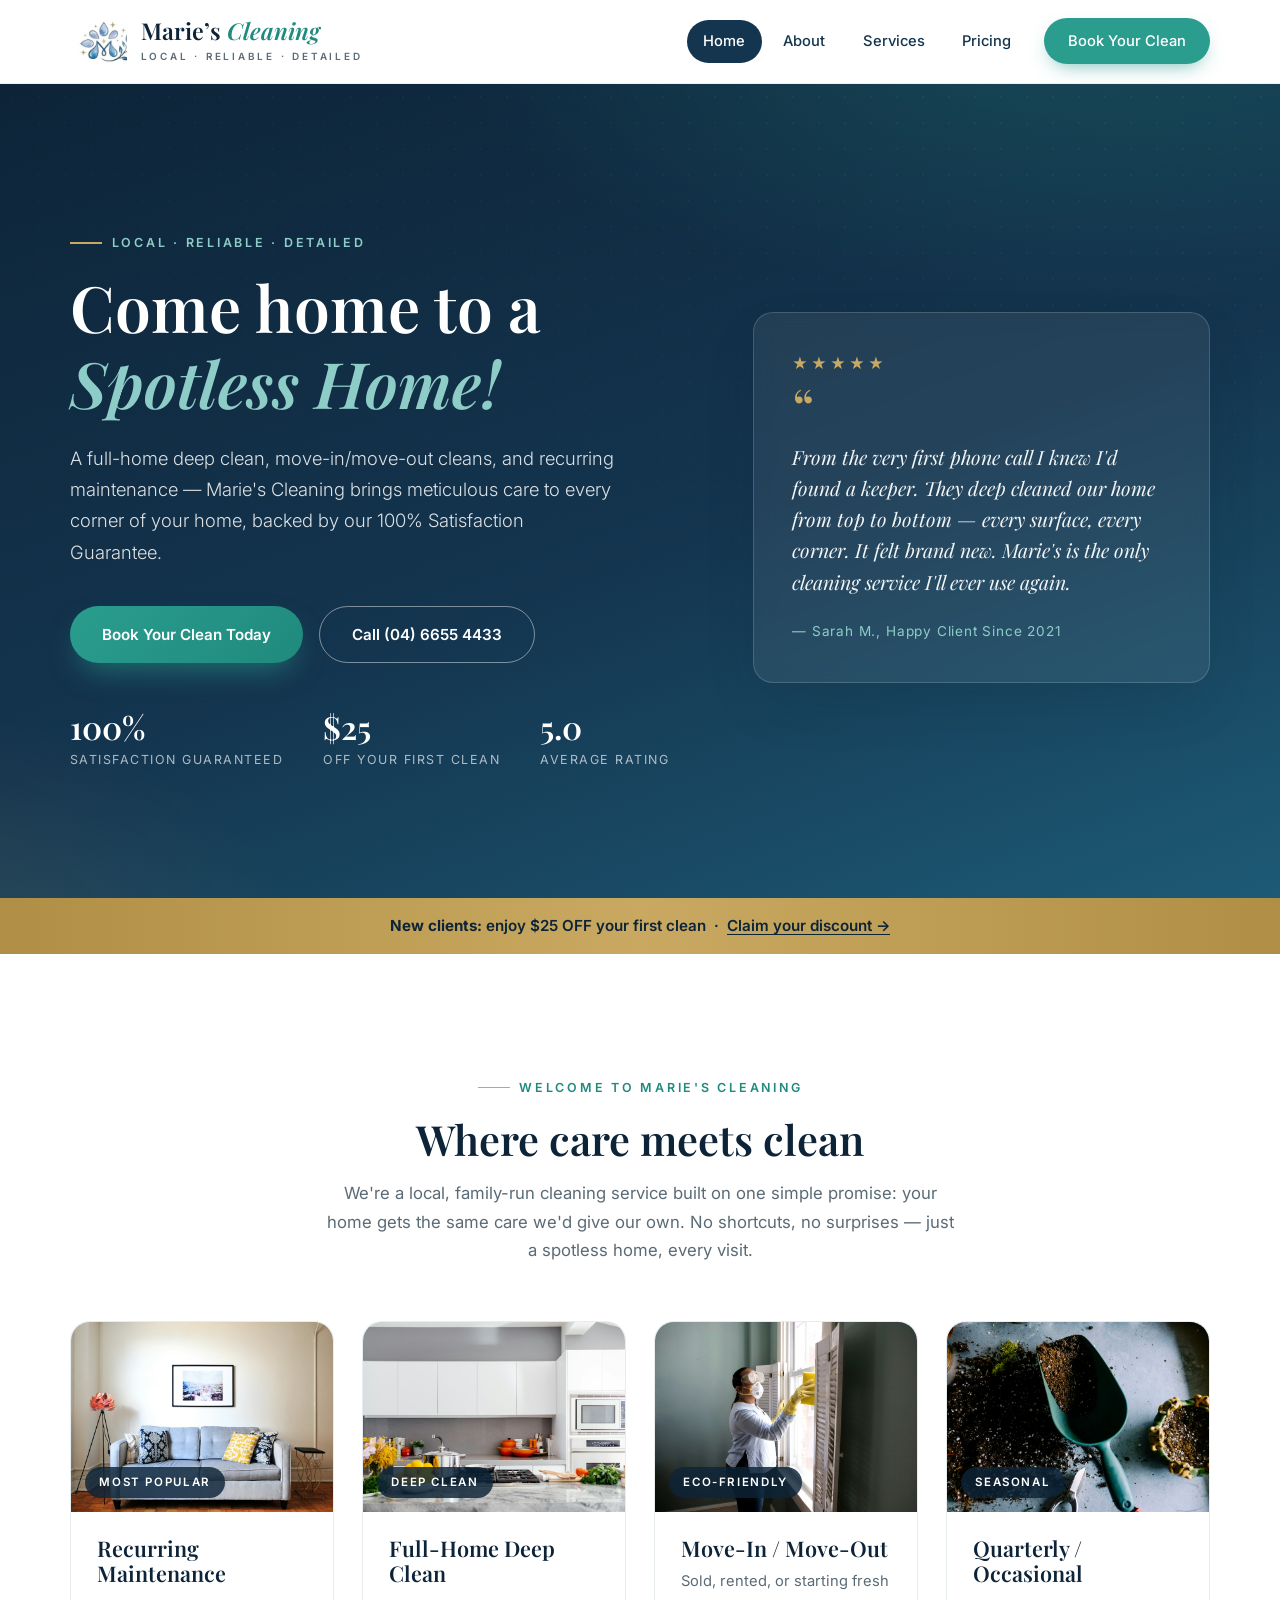
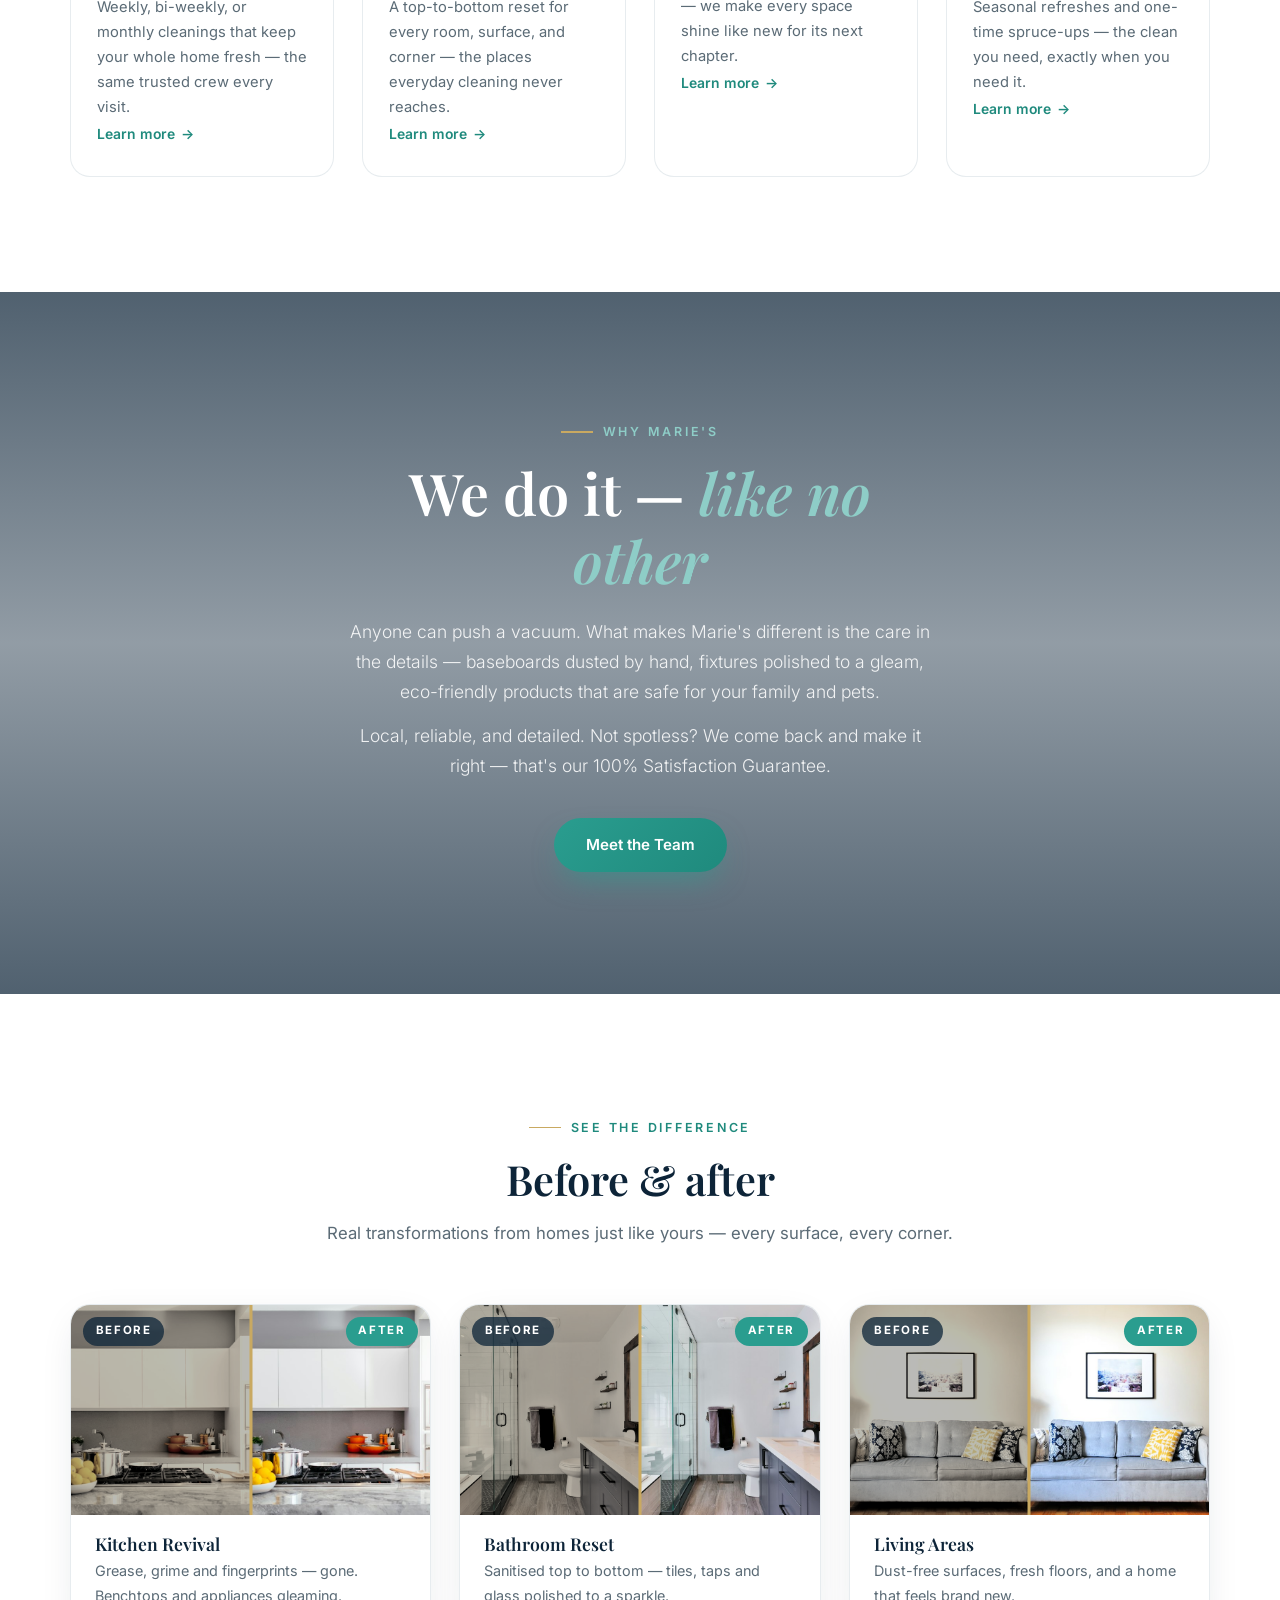
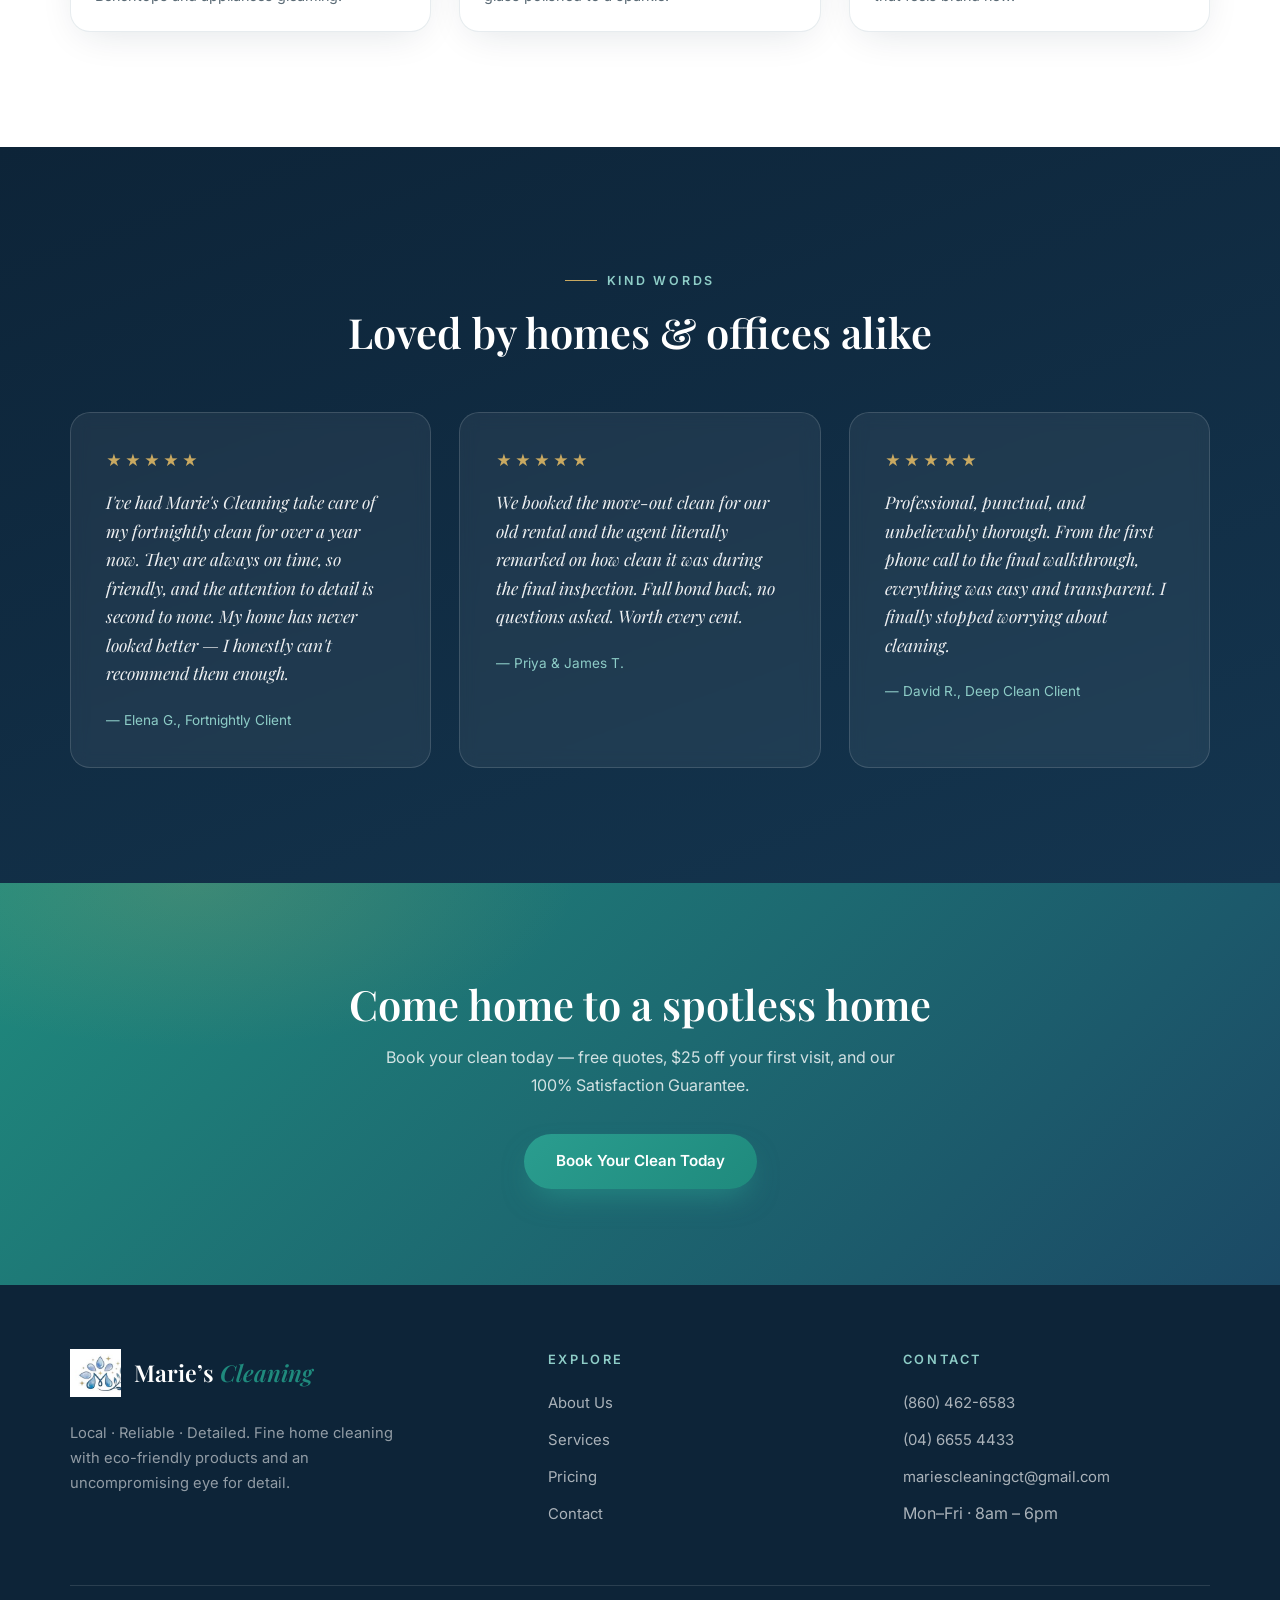
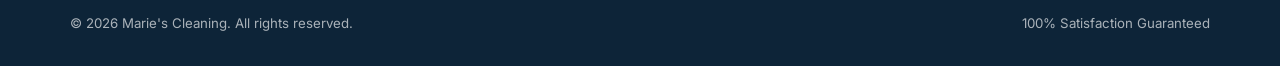
<file: index.html>
<!DOCTYPE html>
<html lang="en">
<head>
<meta charset="UTF-8">
<meta name="viewport" content="width=device-width, initial-scale=1.0">
<meta name="description" content="Marie's Cleaning — Local · Reliable · Detailed. Full-home deep cleans, move-in/move-out cleans and recurring maintenance. 100% Satisfaction Guaranteed.">
<title>Marie's Cleaning — Come Home to a Spotless Home</title>
<link rel="icon" href="assets/logo-emblem.png">
<link rel="stylesheet" href="css/style.css">
</head>
<body>

<header class="site-header">
  <div class="container header-inner">
    <a class="brand" href="index.html">
      <img src="assets/logo-emblem.png" alt="Marie's Cleaning logo emblem">
      <span>
        <span class="brand-name">Marie’s <em>Cleaning</em></span>
        <span class="brand-tag">Local · Reliable · Detailed</span>
      </span>
    </a>
    <button class="nav-toggle" aria-label="Toggle menu" aria-expanded="false">
      <svg width="26" height="26" viewBox="0 0 24 24" fill="none" stroke="currentColor" stroke-width="2" stroke-linecap="round" aria-hidden="true"><path d="M4 7h16M4 12h16M4 17h16"/></svg>
    </button>
    <nav class="main-nav" aria-label="Main navigation">
      <ul>
        <li><a href="index.html" class="active">Home</a></li>
        <li><a href="about.html">About</a></li>
        <li><a href="services.html">Services</a></li>
        <li><a href="pricing.html">Pricing</a></li>
        <li><a href="contact.html" class="nav-cta">Book Your Clean</a></li>
      </ul>
    </nav>
  </div>
</header>

<section class="hero">
  <div class="container hero-grid">
    <div>
      <span class="eyebrow">Local · Reliable · Detailed</span>
      <h1>Come home to a <em>Spotless Home!</em></h1>
      <p class="lead">A full-home deep clean, move-in/move-out cleans, and recurring maintenance — Marie's Cleaning brings meticulous care to every corner of your home, backed by our 100% Satisfaction Guarantee.</p>
      <div class="hero-actions">
        <a class="btn btn-primary" href="contact.html">Book Your Clean Today</a>
        <a class="btn btn-ghost" href="tel:+610466554433">Call (04) 6655 4433</a>
      </div>
      <div class="hero-trust" role="list">
        <div role="listitem"><div class="num">100%</div><div class="lbl">Satisfaction Guaranteed</div></div>
        <div role="listitem"><div class="num">$25</div><div class="lbl">Off Your First Clean</div></div>
        <div role="listitem"><div class="num">5.0</div><div class="lbl">Average Rating</div></div>
      </div>
    </div>
    <aside class="hero-card" aria-label="Customer testimonial">
      <div class="stars" aria-label="Rated 5 out of 5 stars">★★★★★</div>
      <span class="quote-mark" aria-hidden="true">“</span>
      <blockquote>From the very first phone call I knew I'd found a keeper. They deep cleaned our home from top to bottom — every surface, every corner. It felt brand new. Marie's is the only cleaning service I'll ever use again.</blockquote>
      <cite>— Sarah M., Happy Client Since 2021</cite>
    </aside>
  </div>
</section>

<section class="offer-strip" role="banner">
  <strong>New clients:</strong> enjoy $25 OFF your first clean &nbsp;·&nbsp; <a href="contact.html">Claim your discount →</a>
</section>

<section class="section">
  <div class="container">
    <div class="section-head reveal">
      <span class="eyebrow">Welcome to Marie's Cleaning</span>
      <h2>Where care meets clean</h2>
      <p>We're a local, family-run cleaning service built on one simple promise: your home gets the same care we'd give our own. No shortcuts, no surprises — just a spotless home, every visit.</p>
    </div>
    <div class="img-cards">
      <a class="img-card reveal" href="services.html">
        <figure>
          <img src="assets/img/living.jpg" alt="Freshly cleaned living area" loading="lazy">
          <span class="badge">Most Popular</span>
        </figure>
        <div class="body">
          <h3>Recurring Maintenance</h3>
          <p>Weekly, bi-weekly, or monthly cleanings that keep your whole home fresh — the same trusted crew every visit.</p>
          <span class="more">Learn more <span aria-hidden="true">→</span></span>
        </div>
      </a>
      <a class="img-card reveal" href="services.html">
        <figure>
          <img src="assets/img/kitchen.jpg" alt="Spotless modern kitchen" loading="lazy">
          <span class="badge">Deep Clean</span>
        </figure>
        <div class="body">
          <h3>Full-Home Deep Clean</h3>
          <p>A top-to-bottom reset for every room, surface, and corner — the places everyday cleaning never reaches.</p>
          <span class="more">Learn more <span aria-hidden="true">→</span></span>
        </div>
      </a>
      <a class="img-card reveal" href="services.html">
        <figure>
          <img src="assets/img/supplies.jpg" alt="Eco-friendly cleaning supplies" loading="lazy">
          <span class="badge">Eco-Friendly</span>
        </figure>
        <div class="body">
          <h3>Move-In / Move-Out</h3>
          <p>Sold, rented, or starting fresh — we make every space shine like new for its next chapter.</p>
          <span class="more">Learn more <span aria-hidden="true">→</span></span>
        </div>
      </a>
      <a class="img-card reveal" href="services.html">
        <figure>
          <img src="assets/img/garden.jpg" alt="Lush green garden" loading="lazy">
          <span class="badge">Seasonal</span>
        </figure>
        <div class="body">
          <h3>Quarterly / Occasional</h3>
          <p>Seasonal refreshes and one-time spruce-ups — the clean you need, exactly when you need it.</p>
          <span class="more">Learn more <span aria-hidden="true">→</span></span>
        </div>
      </a>
    </div>
  </div>
</section>

<section class="bg-band">
  <div class="bg" style="background-image:url('assets/img/hero-home.jpg');" role="img" aria-label="Bright, freshly cleaned modern home interior"></div>
  <div class="overlay" aria-hidden="true"></div>
  <div class="inner reveal">
    <span class="eyebrow" style="color:var(--teal-300); justify-content:center;">Why Marie's</span>
    <h2>We do it — <em>like no other</em></h2>
    <p>Anyone can push a vacuum. What makes Marie's different is the care in the details — baseboards dusted by hand, fixtures polished to a gleam, eco-friendly products that are safe for your family and pets.</p>
    <p>Local, reliable, and detailed. Not spotless? We come back and make it right — that's our 100% Satisfaction Guarantee.</p>
    <a class="btn btn-primary" href="about.html">Meet the Team</a>
  </div>
</section>

<section class="section">
  <div class="container">
    <div class="section-head reveal">
      <span class="eyebrow">See The Difference</span>
      <h2>Before &amp; after</h2>
      <p>Real transformations from homes just like yours — every surface, every corner.</p>
    </div>
    <div class="ba-grid">
      <article class="ba-card reveal">
        <div class="ba-pair">
          <span class="ba-tag before-tag">Before</span><span class="ba-tag after-tag">After</span>
          <img class="before" src="assets/img/kitchen.jpg" alt="Kitchen before cleaning" loading="lazy">
          <img src="assets/img/kitchen.jpg" alt="Kitchen after Marie's Cleaning" loading="lazy">
          <div class="divider" aria-hidden="true"></div>
        </div>
        <div class="ba-caption"><h3>Kitchen Revival</h3><p>Grease, grime and fingerprints — gone. Benchtops and appliances gleaming.</p></div>
      </article>
      <article class="ba-card reveal">
        <div class="ba-pair">
          <span class="ba-tag before-tag">Before</span><span class="ba-tag after-tag">After</span>
          <img class="before" src="assets/img/bathroom.jpg" alt="Bathroom before cleaning" loading="lazy">
          <img src="assets/img/bathroom.jpg" alt="Bathroom after Marie's Cleaning" loading="lazy">
          <div class="divider" aria-hidden="true"></div>
        </div>
        <div class="ba-caption"><h3>Bathroom Reset</h3><p>Sanitised top to bottom — tiles, taps and glass polished to a sparkle.</p></div>
      </article>
      <article class="ba-card reveal">
        <div class="ba-pair">
          <span class="ba-tag before-tag">Before</span><span class="ba-tag after-tag">After</span>
          <img class="before" src="assets/img/living.jpg" alt="Living room before cleaning" loading="lazy">
          <img src="assets/img/living.jpg" alt="Living room after Marie's Cleaning" loading="lazy">
          <div class="divider" aria-hidden="true"></div>
        </div>
        <div class="ba-caption"><h3>Living Areas</h3><p>Dust-free surfaces, fresh floors, and a home that feels brand new.</p></div>
      </article>
    </div>
  </div>
</section>

<section class="section section-dark">
  <div class="container">
    <div class="section-head reveal">
      <span class="eyebrow" style="color:var(--teal-300)">Kind Words</span>
      <h2>Loved by homes &amp; offices alike</h2>
    </div>
    <div class="testimonials">
      <article class="testimonial reveal">
        <div class="stars" aria-label="5 stars">★★★★★</div>
        <blockquote>I've had Marie's Cleaning take care of my fortnightly clean for over a year now. They are always on time, so friendly, and the attention to detail is second to none. My home has never looked better — I honestly can't recommend them enough.</blockquote>
        <cite>— Elena G., Fortnightly Client</cite>
      </article>
      <article class="testimonial reveal">
        <div class="stars" aria-label="5 stars">★★★★★</div>
        <blockquote>We booked the move-out clean for our old rental and the agent literally remarked on how clean it was during the final inspection. Full bond back, no questions asked. Worth every cent.</blockquote>
        <cite>— Priya &amp; James T.</cite>
      </article>
      <article class="testimonial reveal">
        <div class="stars" aria-label="5 stars">★★★★★</div>
        <blockquote>Professional, punctual, and unbelievably thorough. From the first phone call to the final walkthrough, everything was easy and transparent. I finally stopped worrying about cleaning.</blockquote>
        <cite>— David R., Deep Clean Client</cite>
      </article>
    </div>
  </div>
</section>

<section class="cta-band">
  <div class="container reveal">
    <h2>Come home to a spotless home</h2>
    <p>Book your clean today — free quotes, $25 off your first visit, and our 100% Satisfaction Guarantee.</p>
    <a class="btn btn-primary" href="contact.html">Book Your Clean Today</a>
  </div>
</section>

<footer class="site-footer">
  <div class="container">
    <div class="footer-grid">
      <div>
        <a class="brand" href="index.html">
          <img src="assets/logo-emblem.png" alt="Marie's Cleaning logo emblem">
          <span class="brand-name" style="color:var(--white)">Marie’s <em>Cleaning</em></span>
        </a>
        <p>Local · Reliable · Detailed. Fine home cleaning with eco-friendly products and an uncompromising eye for detail.</p>
      </div>
      <div>
        <h4>Explore</h4>
        <ul>
          <li><a href="about.html">About Us</a></li>
          <li><a href="services.html">Services</a></li>
          <li><a href="pricing.html">Pricing</a></li>
          <li><a href="contact.html">Contact</a></li>
        </ul>
      </div>
      <div>
        <h4>Contact</h4>
        <ul>
          <li><a href="tel:+18604626583">(860) 462-6583</a></li>
          <li><a href="tel:+610466554433">(04) 6655 4433</a></li>
          <li><a href="mailto:mariescleaningct@gmail.com">mariescleaningct@gmail.com</a></li>
          <li>Mon–Fri · 8am – 6pm</li>
        </ul>
      </div>
    </div>
    <div class="footer-bottom">
      <span>&copy; 2026 Marie's Cleaning. All rights reserved.</span>
      <span>100% Satisfaction Guaranteed</span>
    </div>
  </div>
</footer>

<script src="js/main.js"></script>
</body>
</html>
</file>
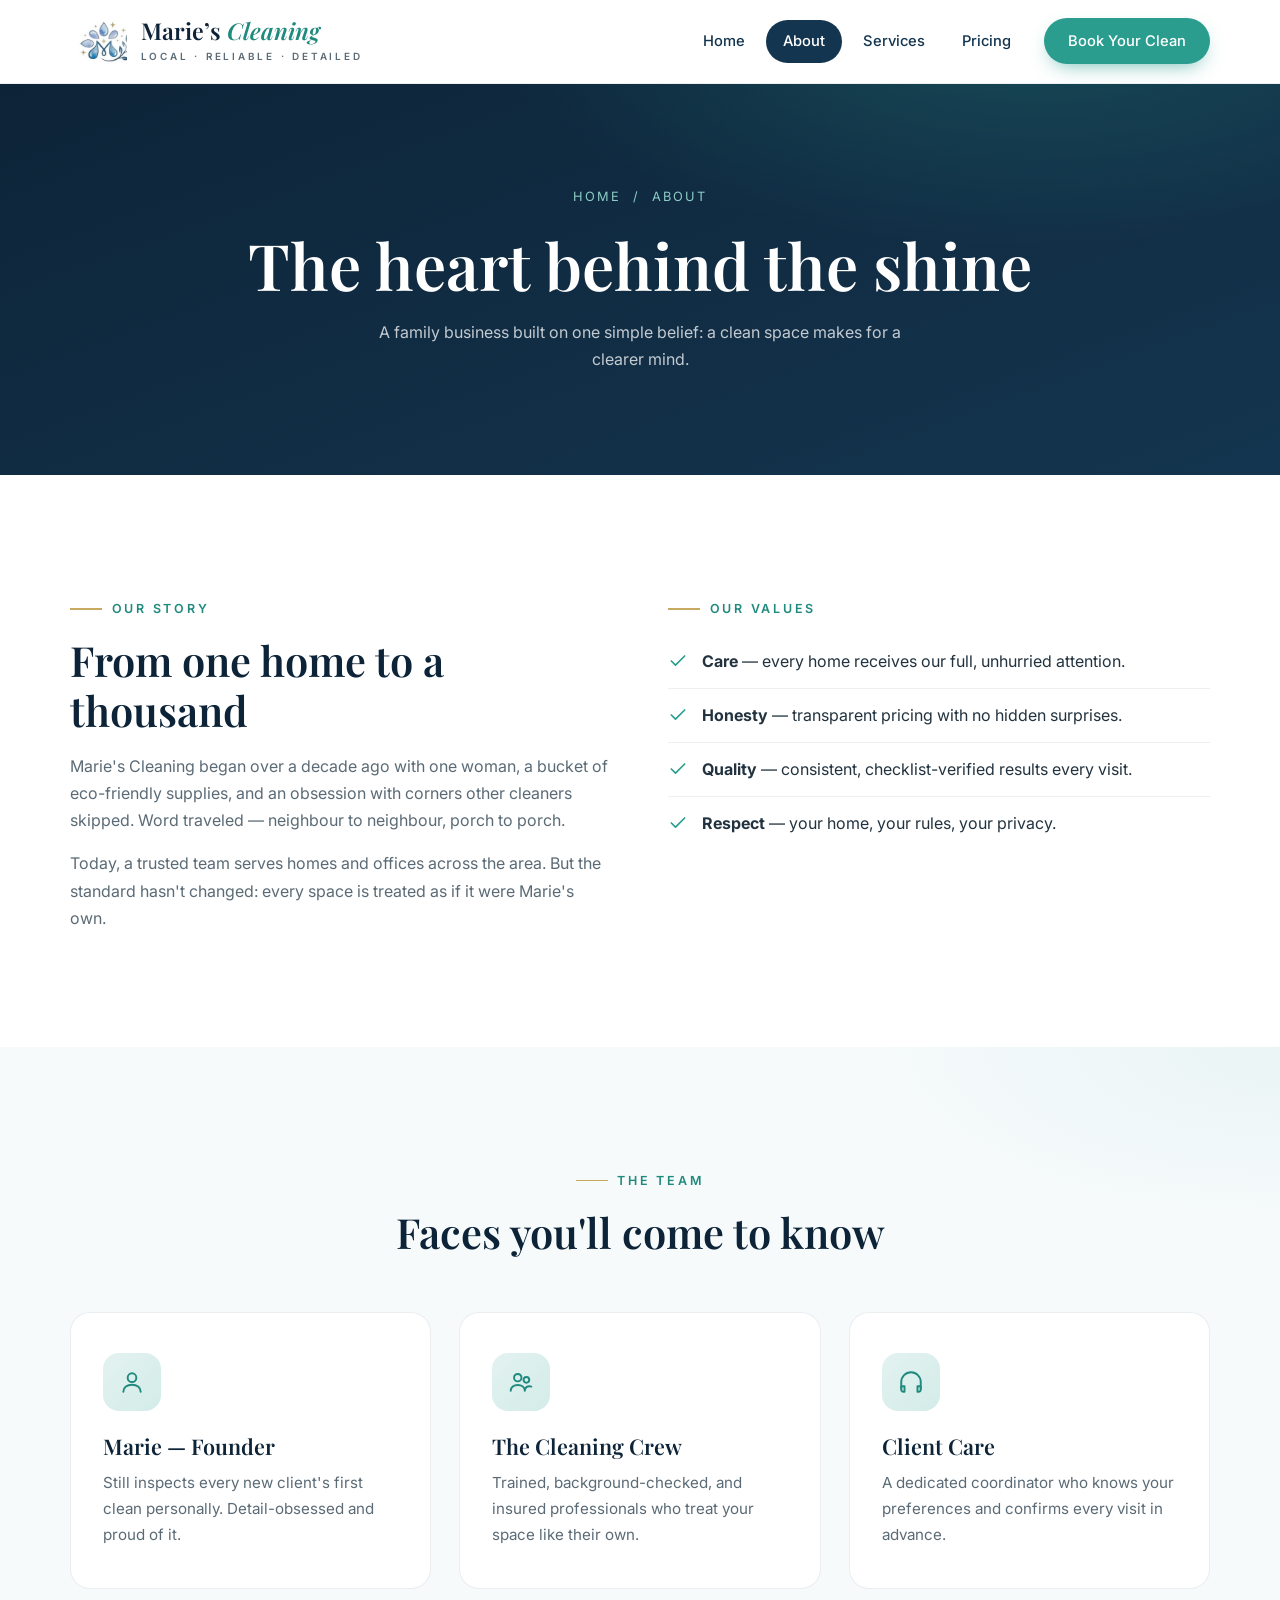
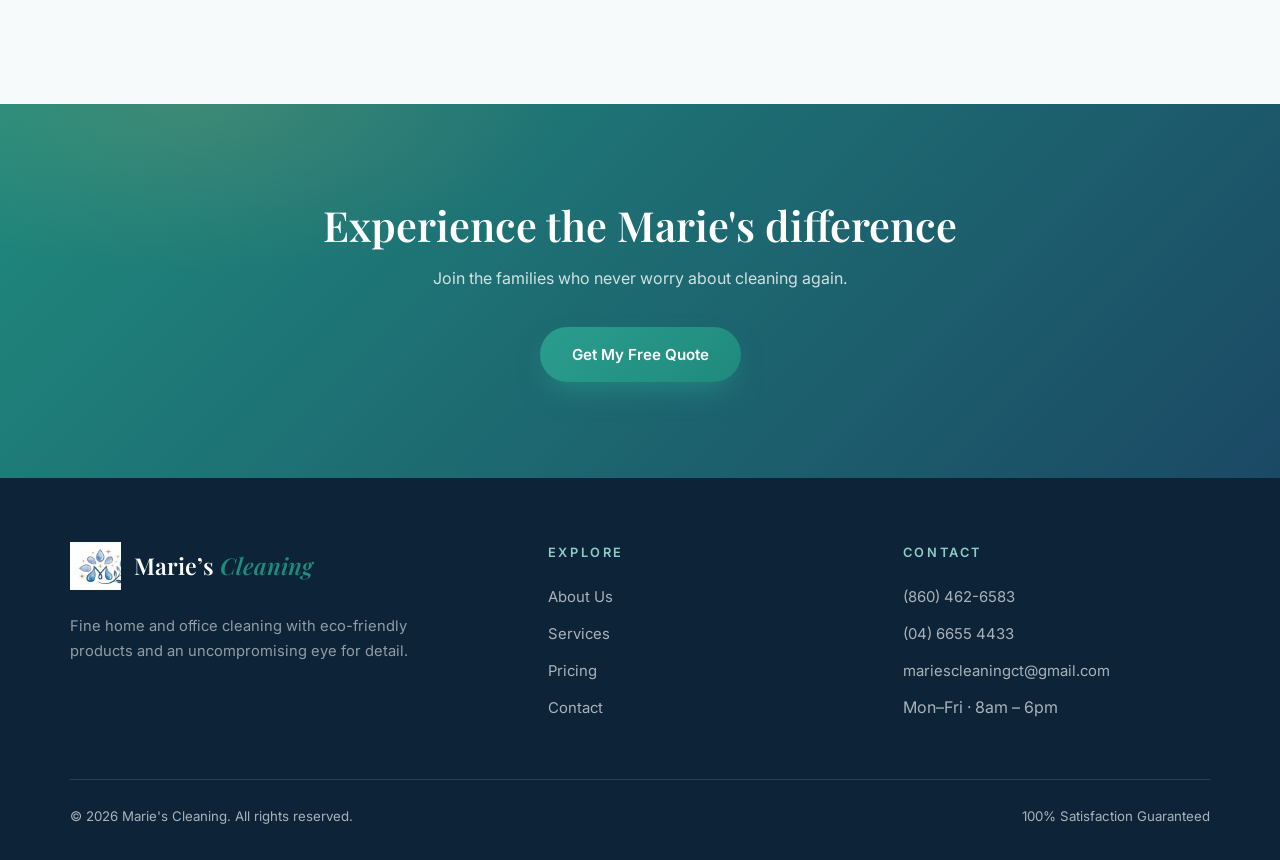
<file: about.html>
<!DOCTYPE html>
<html lang="en">
<head>
<meta charset="UTF-8">
<meta name="viewport" content="width=device-width, initial-scale=1.0">
<meta name="description" content="The story, values, and team behind Marie's Cleaning.">
<title>About — Marie's Cleaning</title>
<link rel="icon" href="assets/logo-emblem.png">
<link rel="stylesheet" href="css/style.css">
</head>
<body>

<header class="site-header">
  <div class="container header-inner">
    <a class="brand" href="index.html">
      <img src="assets/logo-emblem.png" alt="Marie's Cleaning logo emblem">
      <span>
        <span class="brand-name">Marie’s <em>Cleaning</em></span>
        <span class="brand-tag">Local · Reliable · Detailed</span>
      </span>
    </a>
    <button class="nav-toggle" aria-label="Toggle menu" aria-expanded="false">
      <svg width="26" height="26" viewBox="0 0 24 24" fill="none" stroke="currentColor" stroke-width="2" stroke-linecap="round" aria-hidden="true"><path d="M4 7h16M4 12h16M4 17h16"/></svg>
    </button>
    <nav class="main-nav" aria-label="Main navigation">
      <ul>
        <li><a href="index.html">Home</a></li>
        <li><a href="about.html" class="active">About</a></li>
        <li><a href="services.html">Services</a></li>
        <li><a href="pricing.html">Pricing</a></li>
        <li><a href="contact.html" class="nav-cta">Book Your Clean</a></li>
      </ul>
    </nav>
  </div>
</header>

<section class="page-banner">
  <div class="container">
    <div class="breadcrumb"><a href="index.html">Home</a> &nbsp;/&nbsp; About</div>
    <h1>The heart behind the shine</h1>
    <p>A family business built on one simple belief: a clean space makes for a clearer mind.</p>
  </div>
</section>

<section class="section">
  <div class="container two-col">
    <div class="reveal">
      <span class="eyebrow">Our Story</span>
      <h2 style="margin-bottom:1.2rem">From one home to a thousand</h2>
      <p>Marie's Cleaning began over a decade ago with one woman, a bucket of eco-friendly supplies, and an obsession with corners other cleaners skipped. Word traveled — neighbour to neighbour, porch to porch.</p>
      <p style="margin-top:1rem">Today, a trusted team serves homes and offices across the area. But the standard hasn't changed: every space is treated as if it were Marie's own.</p>
    </div>
    <div class="reveal">
      <span class="eyebrow">Our Values</span>
      <ul class="feature-list">
        <li><svg viewBox="0 0 24 24" fill="none" stroke="currentColor" stroke-width="2" stroke-linecap="round" stroke-linejoin="round" aria-hidden="true"><path d="M20 6 9 17l-5-5"/></svg><span><strong>Care</strong> — every home receives our full, unhurried attention.</span></li>
        <li><svg viewBox="0 0 24 24" fill="none" stroke="currentColor" stroke-width="2" stroke-linecap="round" stroke-linejoin="round" aria-hidden="true"><path d="M20 6 9 17l-5-5"/></svg><span><strong>Honesty</strong> — transparent pricing with no hidden surprises.</span></li>
        <li><svg viewBox="0 0 24 24" fill="none" stroke="currentColor" stroke-width="2" stroke-linecap="round" stroke-linejoin="round" aria-hidden="true"><path d="M20 6 9 17l-5-5"/></svg><span><strong>Quality</strong> — consistent, checklist-verified results every visit.</span></li>
        <li><svg viewBox="0 0 24 24" fill="none" stroke="currentColor" stroke-width="2" stroke-linecap="round" stroke-linejoin="round" aria-hidden="true"><path d="M20 6 9 17l-5-5"/></svg><span><strong>Respect</strong> — your home, your rules, your privacy.</span></li>
      </ul>
    </div>
  </div>
</section>

<section class="section section-alt">
  <div class="container">
    <div class="section-head reveal">
      <span class="eyebrow">The Team</span>
      <h2>Faces you'll come to know</h2>
    </div>
    <div class="cards">
      <article class="card reveal">
        <div class="icon-wrap" aria-hidden="true">
          <svg viewBox="0 0 24 24" fill="none" stroke="currentColor" stroke-width="1.8" stroke-linecap="round" stroke-linejoin="round"><circle cx="12" cy="8" r="4"/><path d="M4 21c0-4 3.6-6.5 8-6.5s8 2.5 8 6.5"/></svg>
        </div>
        <h3>Marie — Founder</h3>
        <p>Still inspects every new client's first clean personally. Detail-obsessed and proud of it.</p>
      </article>
      <article class="card reveal">
        <div class="icon-wrap" aria-hidden="true">
          <svg viewBox="0 0 24 24" fill="none" stroke="currentColor" stroke-width="1.8" stroke-linecap="round" stroke-linejoin="round"><circle cx="9" cy="8" r="3.4"/><circle cx="17" cy="10" r="2.6"/><path d="M2.5 20c0-3.3 2.9-5.3 6.5-5.3s6.5 2 6.5 5.3M15.5 20c.3-2.5 2-4 4.5-4 1 0 1.5.2 1.5.2"/></svg>
        </div>
        <h3>The Cleaning Crew</h3>
        <p>Trained, background-checked, and insured professionals who treat your space like their own.</p>
      </article>
      <article class="card reveal">
        <div class="icon-wrap" aria-hidden="true">
          <svg viewBox="0 0 24 24" fill="none" stroke="currentColor" stroke-width="1.8" stroke-linecap="round" stroke-linejoin="round"><path d="M3 18v-6a9 9 0 0 1 18 0v6"/><path d="M21 19a2 2 0 0 1-2 2h-1v-5h2.4a.6.6 0 0 1 .6.6zM3 19a2 2 0 0 0 2 2h1v-5H3.6a.6.6 0 0 0-.6.6z"/></svg>
        </div>
        <h3>Client Care</h3>
        <p>A dedicated coordinator who knows your preferences and confirms every visit in advance.</p>
      </article>
    </div>
  </div>
</section>

<section class="cta-band">
  <div class="container reveal">
    <h2>Experience the Marie's difference</h2>
    <p>Join the families who never worry about cleaning again.</p>
    <a class="btn btn-primary" href="contact.html">Get My Free Quote</a>
  </div>
</section>

<footer class="site-footer">
  <div class="container">
    <div class="footer-grid">
      <div>
        <a class="brand" href="index.html">
          <img src="assets/logo-emblem.png" alt="Marie's Cleaning logo emblem">
          <span class="brand-name" style="color:var(--white)">Marie’s <em>Cleaning</em></span>
        </a>
        <p>Fine home and office cleaning with eco-friendly products and an uncompromising eye for detail.</p>
      </div>
      <div>
        <h4>Explore</h4>
        <ul>
          <li><a href="about.html">About Us</a></li>
          <li><a href="services.html">Services</a></li>
          <li><a href="pricing.html">Pricing</a></li>
          <li><a href="contact.html">Contact</a></li>
        </ul>
      </div>
      <div>
        <h4>Contact</h4>
        <ul>
          <li><a href="tel:+18604626583">(860) 462-6583</a></li>
          <li><a href="tel:+610466554433">(04) 6655 4433</a></li>
          <li><a href="mailto:mariescleaningct@gmail.com">mariescleaningct@gmail.com</a></li>
          <li>Mon–Fri · 8am – 6pm</li>
        </ul>
      </div>
    </div>
    <div class="footer-bottom">
      <span>&copy; 2026 Marie's Cleaning. All rights reserved.</span>
      <span>100% Satisfaction Guaranteed</span>
    </div>
  </div>
</footer>

<script src="js/main.js"></script>
</body>
</html>
</file>
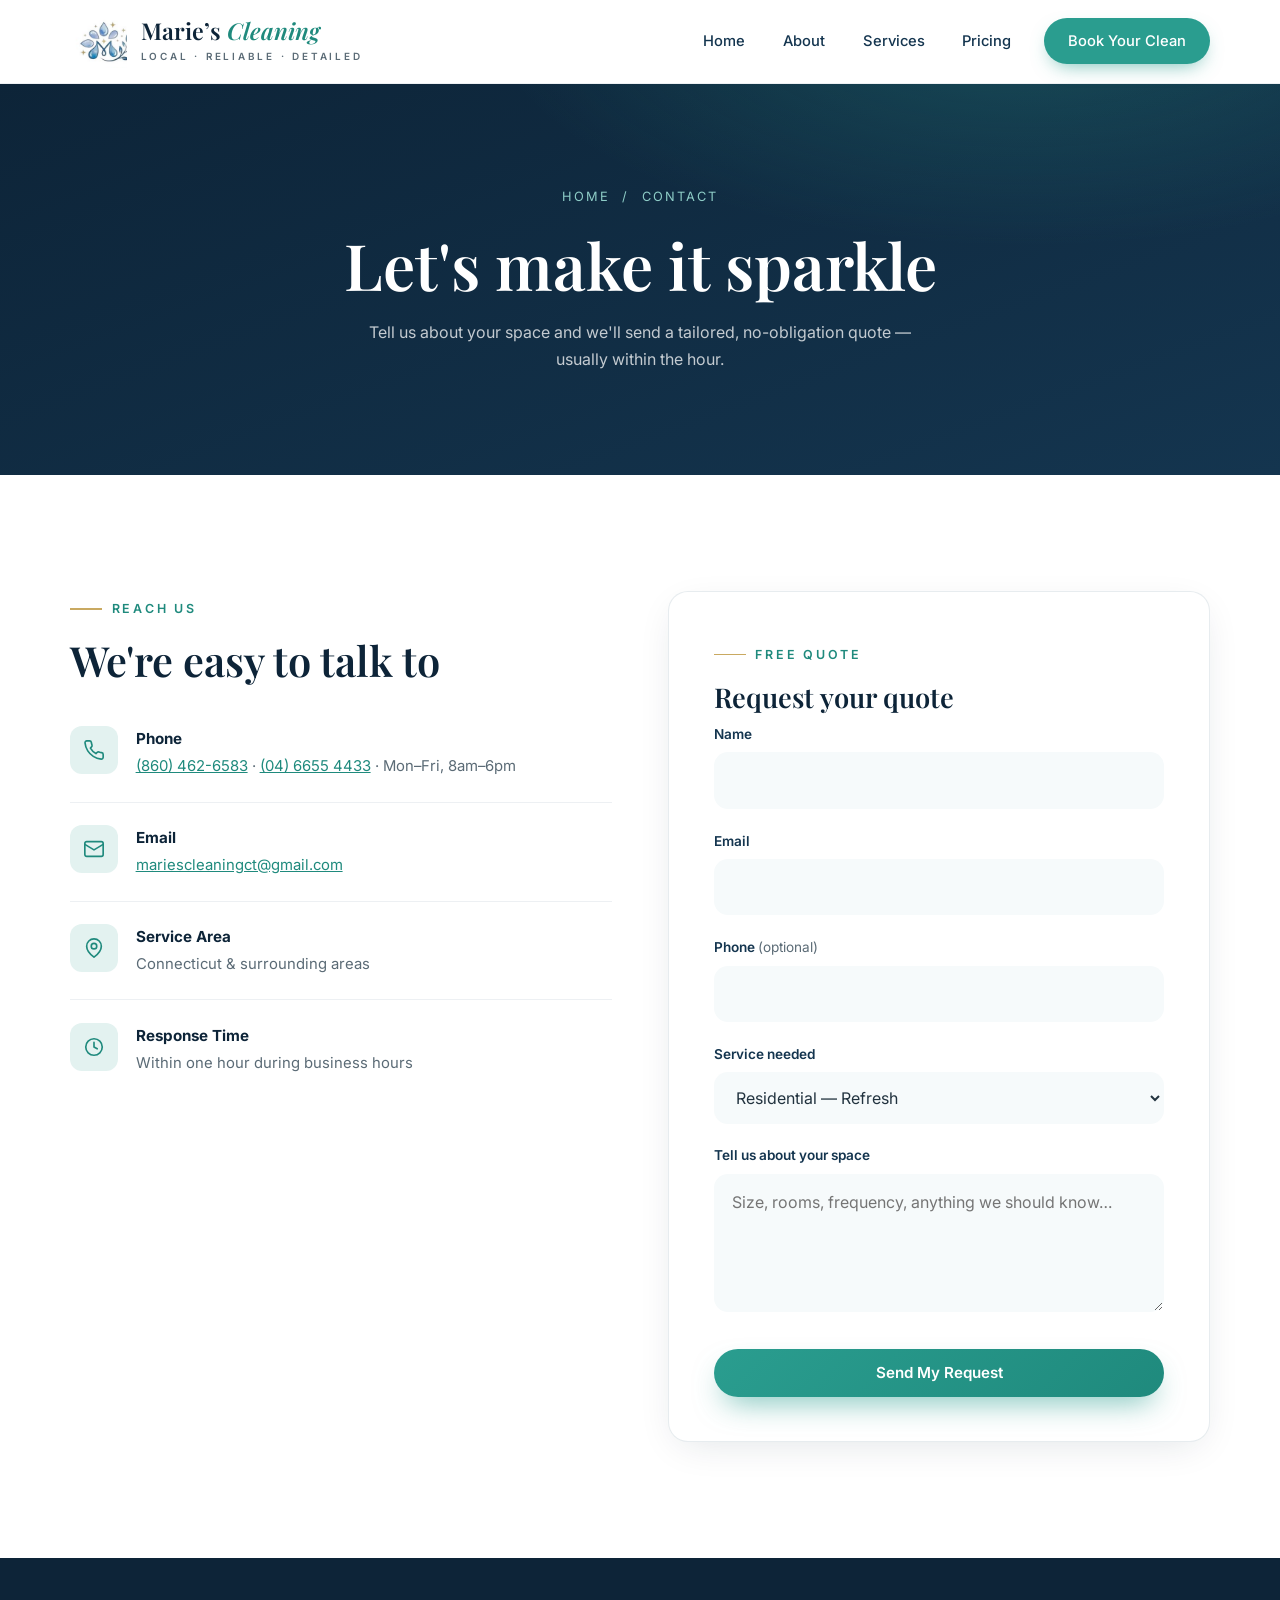
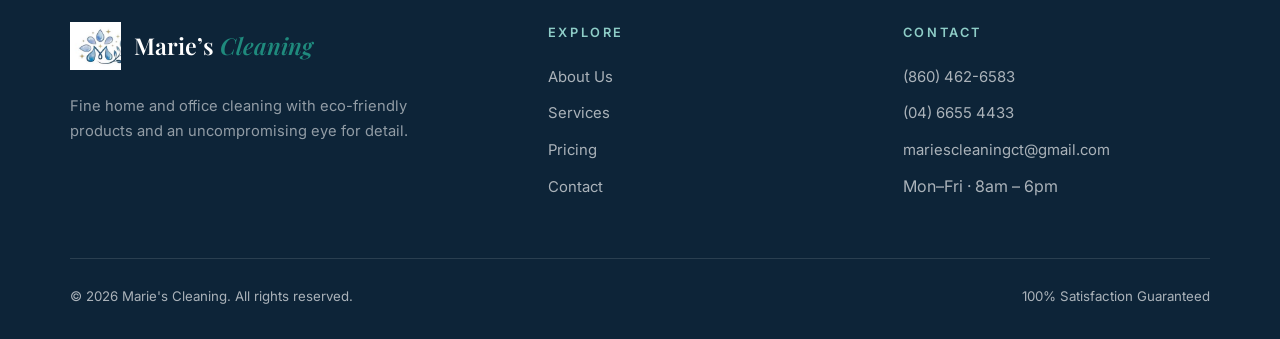
<file: contact.html>
<!DOCTYPE html>
<html lang="en">
<head>
<meta charset="UTF-8">
<meta name="viewport" content="width=device-width, initial-scale=1.0">
<meta name="description" content="Contact Marie's Cleaning for a free quote.">
<title>Contact — Marie's Cleaning</title>
<link rel="icon" href="assets/logo-emblem.png">
<link rel="stylesheet" href="css/style.css">
</head>
<body>

<header class="site-header">
  <div class="container header-inner">
    <a class="brand" href="index.html">
      <img src="assets/logo-emblem.png" alt="Marie's Cleaning logo emblem">
      <span>
        <span class="brand-name">Marie’s <em>Cleaning</em></span>
        <span class="brand-tag">Local · Reliable · Detailed</span>
      </span>
    </a>
    <button class="nav-toggle" aria-label="Toggle menu" aria-expanded="false">
      <svg width="26" height="26" viewBox="0 0 24 24" fill="none" stroke="currentColor" stroke-width="2" stroke-linecap="round" aria-hidden="true"><path d="M4 7h16M4 12h16M4 17h16"/></svg>
    </button>
    <nav class="main-nav" aria-label="Main navigation">
      <ul>
        <li><a href="index.html">Home</a></li>
        <li><a href="about.html">About</a></li>
        <li><a href="services.html">Services</a></li>
        <li><a href="pricing.html">Pricing</a></li>
        <li><a href="contact.html" class="active nav-cta">Book Your Clean</a></li>
      </ul>
    </nav>
  </div>
</header>

<section class="page-banner">
  <div class="container">
    <div class="breadcrumb"><a href="index.html">Home</a> &nbsp;/&nbsp; Contact</div>
    <h1>Let's make it sparkle</h1>
    <p>Tell us about your space and we'll send a tailored, no-obligation quote — usually within the hour.</p>
  </div>
</section>

<section class="section">
  <div class="container two-col">
    <div class="reveal">
      <span class="eyebrow">Reach Us</span>
      <h2 style="margin-bottom:1.2rem">We're easy to talk to</h2>
      <div class="contact-tile">
        <div class="icon-wrap" aria-hidden="true">
          <svg viewBox="0 0 24 24" fill="none" stroke="currentColor" stroke-width="1.8" stroke-linecap="round" stroke-linejoin="round"><path d="M22 16.9v3a2 2 0 0 1-2.2 2 19.8 19.8 0 0 1-8.6-3 19.5 19.5 0 0 1-6-6 19.8 19.8 0 0 1-3-8.7A2 2 0 0 1 4.1 2h3a2 2 0 0 1 2 1.7c.1 1 .4 2 .7 2.8a2 2 0 0 1-.5 2.1L8.1 9.9a16 16 0 0 0 6 6l1.3-1.2a2 2 0 0 1 2.1-.5c.9.3 1.9.6 2.8.7a2 2 0 0 1 1.7 2z"/></svg>
        </div>
        <div><strong>Phone</strong><span><a href="tel:+18604626583">(860) 462-6583</a> · <a href="tel:+610466554433">(04) 6655 4433</a> · Mon–Fri, 8am–6pm</span></div>
      </div>
      <div class="contact-tile">
        <div class="icon-wrap" aria-hidden="true">
          <svg viewBox="0 0 24 24" fill="none" stroke="currentColor" stroke-width="1.8" stroke-linecap="round" stroke-linejoin="round"><rect x="2" y="4" width="20" height="16" rx="2"/><path d="m22 7-10 6L2 7"/></svg>
        </div>
        <div><strong>Email</strong><span><a href="mailto:mariescleaningct@gmail.com">mariescleaningct@gmail.com</a></span></div>
      </div>
      <div class="contact-tile">
        <div class="icon-wrap" aria-hidden="true">
          <svg viewBox="0 0 24 24" fill="none" stroke="currentColor" stroke-width="1.8" stroke-linecap="round" stroke-linejoin="round"><path d="M20 10c0 6-8 12-8 12s-8-6-8-12a8 8 0 0 1 16 0z"/><circle cx="12" cy="10" r="3"/></svg>
        </div>
        <div><strong>Service Area</strong><span>Connecticut &amp; surrounding areas</span></div>
      </div>
      <div class="contact-tile">
        <div class="icon-wrap" aria-hidden="true">
          <svg viewBox="0 0 24 24" fill="none" stroke="currentColor" stroke-width="1.8" stroke-linecap="round" stroke-linejoin="round"><circle cx="12" cy="12" r="9"/><path d="M12 7v5l3.5 2"/></svg>
        </div>
        <div><strong>Response Time</strong><span>Within one hour during business hours</span></div>
      </div>
    </div>

    <div class="form-card reveal">
      <span class="eyebrow">Free Quote</span>
      <h2 style="font-size:1.7rem; margin-bottom:0.6rem">Request your quote</h2>
      <form>
        <label for="name">Name</label>
        <input type="text" id="name" name="name" autocomplete="name" required>

        <label for="email">Email</label>
        <input type="email" id="email" name="email" autocomplete="email" required>

        <label for="phone">Phone <span style="font-weight:400;color:var(--ink-soft)">(optional)</span></label>
        <input type="tel" id="phone" name="phone" autocomplete="tel">

        <label for="service">Service needed</label>
        <select id="service" name="service">
          <option>Residential — Refresh</option>
          <option>Residential — Signature Clean</option>
          <option>Deep / Move-In / Move-Out</option>
          <option>Office Cleaning</option>
          <option>Specialty Service</option>
        </select>

        <label for="message">Tell us about your space</label>
        <textarea id="message" name="message" rows="4" placeholder="Size, rooms, frequency, anything we should know…"></textarea>

        <button type="submit" class="btn btn-primary">Send My Request</button>
      </form>
    </div>
  </div>
</section>

<footer class="site-footer">
  <div class="container">
    <div class="footer-grid">
      <div>
        <a class="brand" href="index.html">
          <img src="assets/logo-emblem.png" alt="Marie's Cleaning logo emblem">
          <span class="brand-name" style="color:var(--white)">Marie’s <em>Cleaning</em></span>
        </a>
        <p>Fine home and office cleaning with eco-friendly products and an uncompromising eye for detail.</p>
      </div>
      <div>
        <h4>Explore</h4>
        <ul>
          <li><a href="about.html">About Us</a></li>
          <li><a href="services.html">Services</a></li>
          <li><a href="pricing.html">Pricing</a></li>
          <li><a href="contact.html">Contact</a></li>
        </ul>
      </div>
      <div>
        <h4>Contact</h4>
        <ul>
          <li><a href="tel:+18604626583">(860) 462-6583</a></li>
          <li><a href="tel:+610466554433">(04) 6655 4433</a></li>
          <li><a href="mailto:mariescleaningct@gmail.com">mariescleaningct@gmail.com</a></li>
          <li>Mon–Fri · 8am – 6pm</li>
        </ul>
      </div>
    </div>
    <div class="footer-bottom">
      <span>&copy; 2026 Marie's Cleaning. All rights reserved.</span>
      <span>100% Satisfaction Guaranteed</span>
    </div>
  </div>
</footer>

<script src="js/main.js"></script>
</body>
</html>
</file>
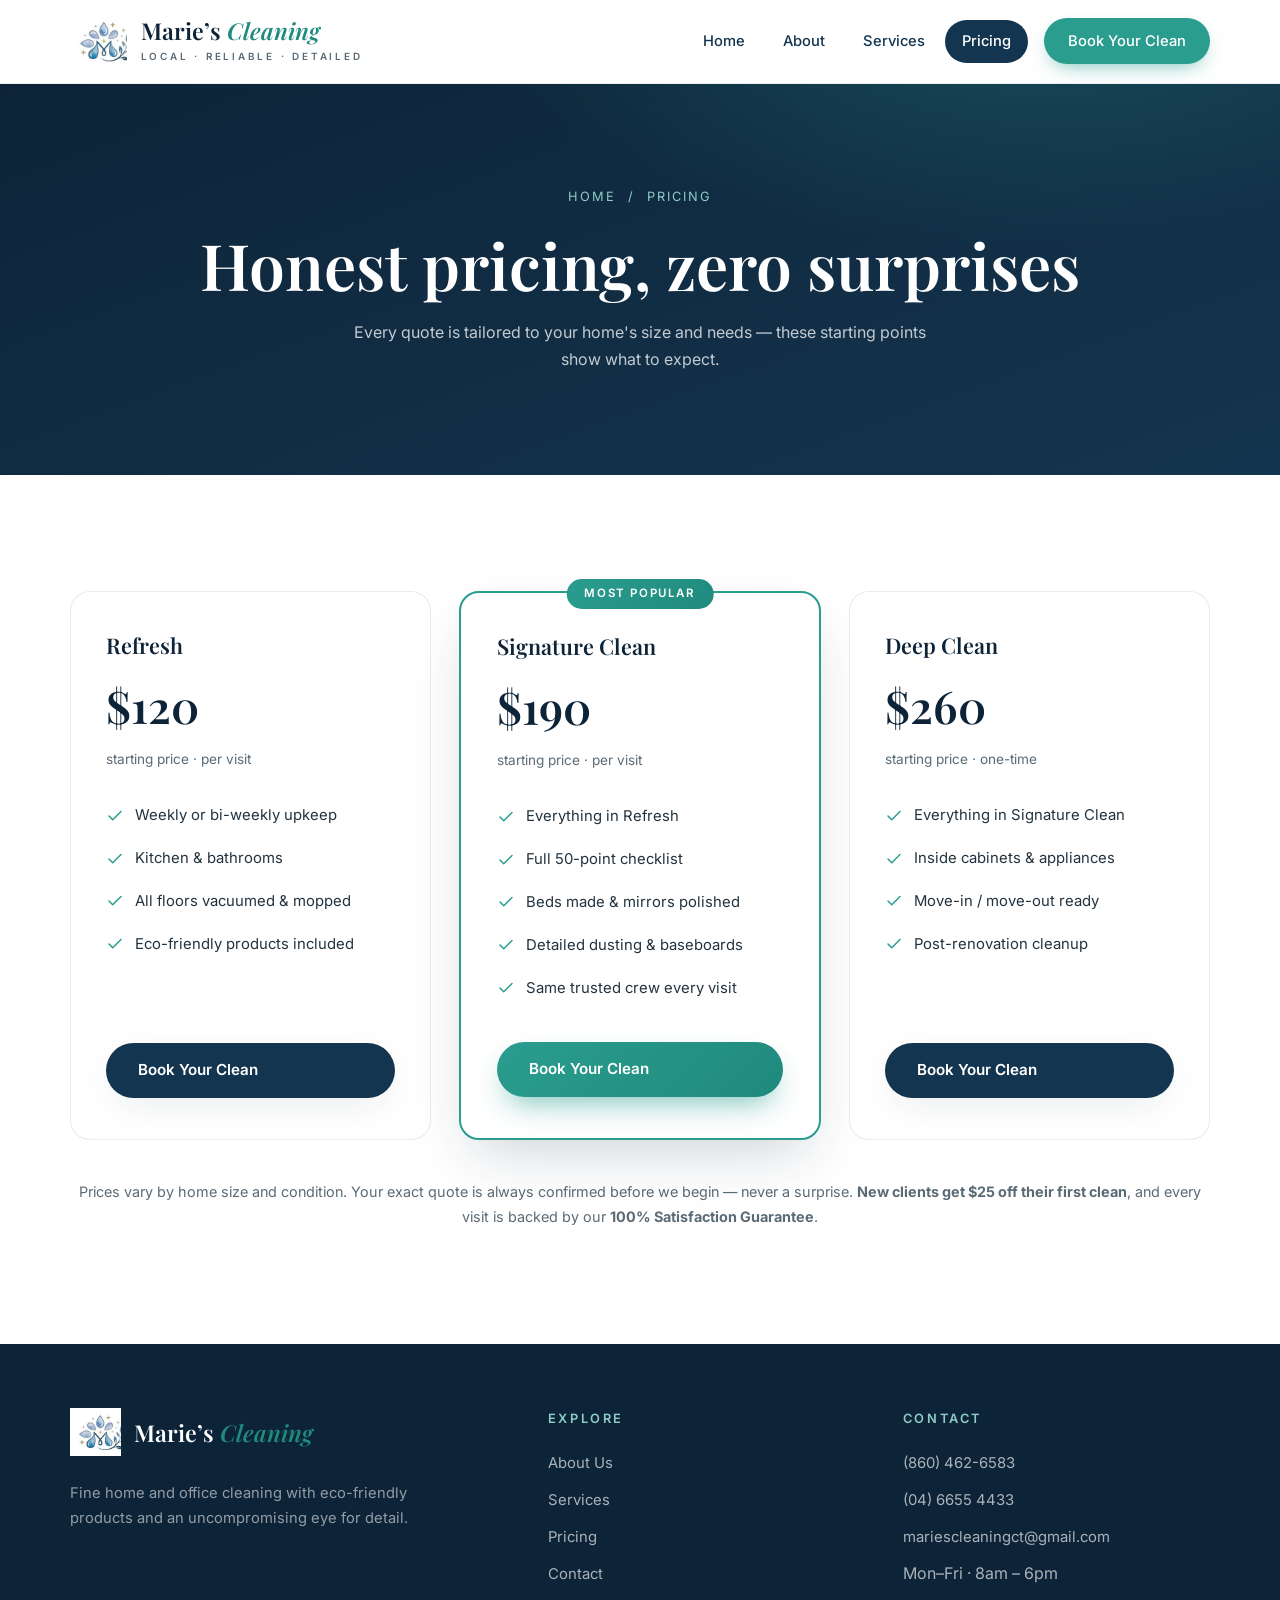
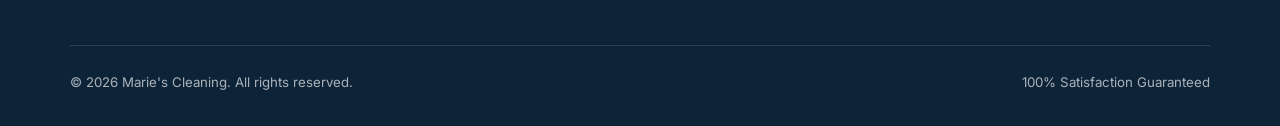
<file: pricing.html>
<!DOCTYPE html>
<html lang="en">
<head>
<meta charset="UTF-8">
<meta name="viewport" content="width=device-width, initial-scale=1.0">
<meta name="description" content="Transparent pricing for Marie's Cleaning services.">
<title>Pricing — Marie's Cleaning</title>
<link rel="icon" href="assets/logo-emblem.png">
<link rel="stylesheet" href="css/style.css">
</head>
<body>

<header class="site-header">
  <div class="container header-inner">
    <a class="brand" href="index.html">
      <img src="assets/logo-emblem.png" alt="Marie's Cleaning logo emblem">
      <span>
        <span class="brand-name">Marie’s <em>Cleaning</em></span>
        <span class="brand-tag">Local · Reliable · Detailed</span>
      </span>
    </a>
    <button class="nav-toggle" aria-label="Toggle menu" aria-expanded="false">
      <svg width="26" height="26" viewBox="0 0 24 24" fill="none" stroke="currentColor" stroke-width="2" stroke-linecap="round" aria-hidden="true"><path d="M4 7h16M4 12h16M4 17h16"/></svg>
    </button>
    <nav class="main-nav" aria-label="Main navigation">
      <ul>
        <li><a href="index.html">Home</a></li>
        <li><a href="about.html">About</a></li>
        <li><a href="services.html">Services</a></li>
        <li><a href="pricing.html" class="active">Pricing</a></li>
        <li><a href="contact.html" class="nav-cta">Book Your Clean</a></li>
      </ul>
    </nav>
  </div>
</header>

<section class="page-banner">
  <div class="container">
    <div class="breadcrumb"><a href="index.html">Home</a> &nbsp;/&nbsp; Pricing</div>
    <h1>Honest pricing, zero surprises</h1>
    <p>Every quote is tailored to your home's size and needs — these starting points show what to expect.</p>
  </div>
</section>

<section class="section">
  <div class="container">
    <div class="pricing">
      <article class="price-card reveal">
        <h3>Refresh</h3>
        <div class="price">$120</div>
        <div class="per">starting price · per visit</div>
        <ul>
          <li><svg viewBox="0 0 24 24" fill="none" stroke="currentColor" stroke-width="2" stroke-linecap="round" stroke-linejoin="round" aria-hidden="true"><path d="M20 6 9 17l-5-5"/></svg>Weekly or bi-weekly upkeep</li>
          <li><svg viewBox="0 0 24 24" fill="none" stroke="currentColor" stroke-width="2" stroke-linecap="round" stroke-linejoin="round" aria-hidden="true"><path d="M20 6 9 17l-5-5"/></svg>Kitchen &amp; bathrooms</li>
          <li><svg viewBox="0 0 24 24" fill="none" stroke="currentColor" stroke-width="2" stroke-linecap="round" stroke-linejoin="round" aria-hidden="true"><path d="M20 6 9 17l-5-5"/></svg>All floors vacuumed &amp; mopped</li>
          <li><svg viewBox="0 0 24 24" fill="none" stroke="currentColor" stroke-width="2" stroke-linecap="round" stroke-linejoin="round" aria-hidden="true"><path d="M20 6 9 17l-5-5"/></svg>Eco-friendly products included</li>
        </ul>
        <a class="btn btn-dark" href="contact.html">Book Your Clean</a>
      </article>

      <article class="price-card featured reveal">
        <span class="price-badge">Most Popular</span>
        <h3>Signature Clean</h3>
        <div class="price">$190</div>
        <div class="per">starting price · per visit</div>
        <ul>
          <li><svg viewBox="0 0 24 24" fill="none" stroke="currentColor" stroke-width="2" stroke-linecap="round" stroke-linejoin="round" aria-hidden="true"><path d="M20 6 9 17l-5-5"/></svg>Everything in Refresh</li>
          <li><svg viewBox="0 0 24 24" fill="none" stroke="currentColor" stroke-width="2" stroke-linecap="round" stroke-linejoin="round" aria-hidden="true"><path d="M20 6 9 17l-5-5"/></svg>Full 50-point checklist</li>
          <li><svg viewBox="0 0 24 24" fill="none" stroke="currentColor" stroke-width="2" stroke-linecap="round" stroke-linejoin="round" aria-hidden="true"><path d="M20 6 9 17l-5-5"/></svg>Beds made &amp; mirrors polished</li>
          <li><svg viewBox="0 0 24 24" fill="none" stroke="currentColor" stroke-width="2" stroke-linecap="round" stroke-linejoin="round" aria-hidden="true"><path d="M20 6 9 17l-5-5"/></svg>Detailed dusting &amp; baseboards</li>
          <li><svg viewBox="0 0 24 24" fill="none" stroke="currentColor" stroke-width="2" stroke-linecap="round" stroke-linejoin="round" aria-hidden="true"><path d="M20 6 9 17l-5-5"/></svg>Same trusted crew every visit</li>
        </ul>
        <a class="btn btn-primary" href="contact.html">Book Your Clean</a>
      </article>

      <article class="price-card reveal">
        <h3>Deep Clean</h3>
        <div class="price">$260</div>
        <div class="per">starting price · one-time</div>
        <ul>
          <li><svg viewBox="0 0 24 24" fill="none" stroke="currentColor" stroke-width="2" stroke-linecap="round" stroke-linejoin="round" aria-hidden="true"><path d="M20 6 9 17l-5-5"/></svg>Everything in Signature Clean</li>
          <li><svg viewBox="0 0 24 24" fill="none" stroke="currentColor" stroke-width="2" stroke-linecap="round" stroke-linejoin="round" aria-hidden="true"><path d="M20 6 9 17l-5-5"/></svg>Inside cabinets &amp; appliances</li>
          <li><svg viewBox="0 0 24 24" fill="none" stroke="currentColor" stroke-width="2" stroke-linecap="round" stroke-linejoin="round" aria-hidden="true"><path d="M20 6 9 17l-5-5"/></svg>Move-in / move-out ready</li>
          <li><svg viewBox="0 0 24 24" fill="none" stroke="currentColor" stroke-width="2" stroke-linecap="round" stroke-linejoin="round" aria-hidden="true"><path d="M20 6 9 17l-5-5"/></svg>Post-renovation cleanup</li>
        </ul>
        <a class="btn btn-dark" href="contact.html">Book Your Clean</a>
      </article>
    </div>
    <p class="reveal" style="text-align:center; margin-top:2.5rem; font-size:0.9rem;">
      Prices vary by home size and condition. Your exact quote is always confirmed before we begin — never a surprise. <strong>New clients get $25 off their first clean</strong>, and every visit is backed by our <strong>100% Satisfaction Guarantee</strong>.
    </p>
  </div>
</section>

<footer class="site-footer">
  <div class="container">
    <div class="footer-grid">
      <div>
        <a class="brand" href="index.html">
          <img src="assets/logo-emblem.png" alt="Marie's Cleaning logo emblem">
          <span class="brand-name" style="color:var(--white)">Marie’s <em>Cleaning</em></span>
        </a>
        <p>Fine home and office cleaning with eco-friendly products and an uncompromising eye for detail.</p>
      </div>
      <div>
        <h4>Explore</h4>
        <ul>
          <li><a href="about.html">About Us</a></li>
          <li><a href="services.html">Services</a></li>
          <li><a href="pricing.html">Pricing</a></li>
          <li><a href="contact.html">Contact</a></li>
        </ul>
      </div>
      <div>
        <h4>Contact</h4>
        <ul>
          <li><a href="tel:+18604626583">(860) 462-6583</a></li>
          <li><a href="tel:+610466554433">(04) 6655 4433</a></li>
          <li><a href="mailto:mariescleaningct@gmail.com">mariescleaningct@gmail.com</a></li>
          <li>Mon–Fri · 8am – 6pm</li>
        </ul>
      </div>
    </div>
    <div class="footer-bottom">
      <span>&copy; 2026 Marie's Cleaning. All rights reserved.</span>
      <span>100% Satisfaction Guaranteed</span>
    </div>
  </div>
</footer>

<script src="js/main.js"></script>
</body>
</html>
</file>
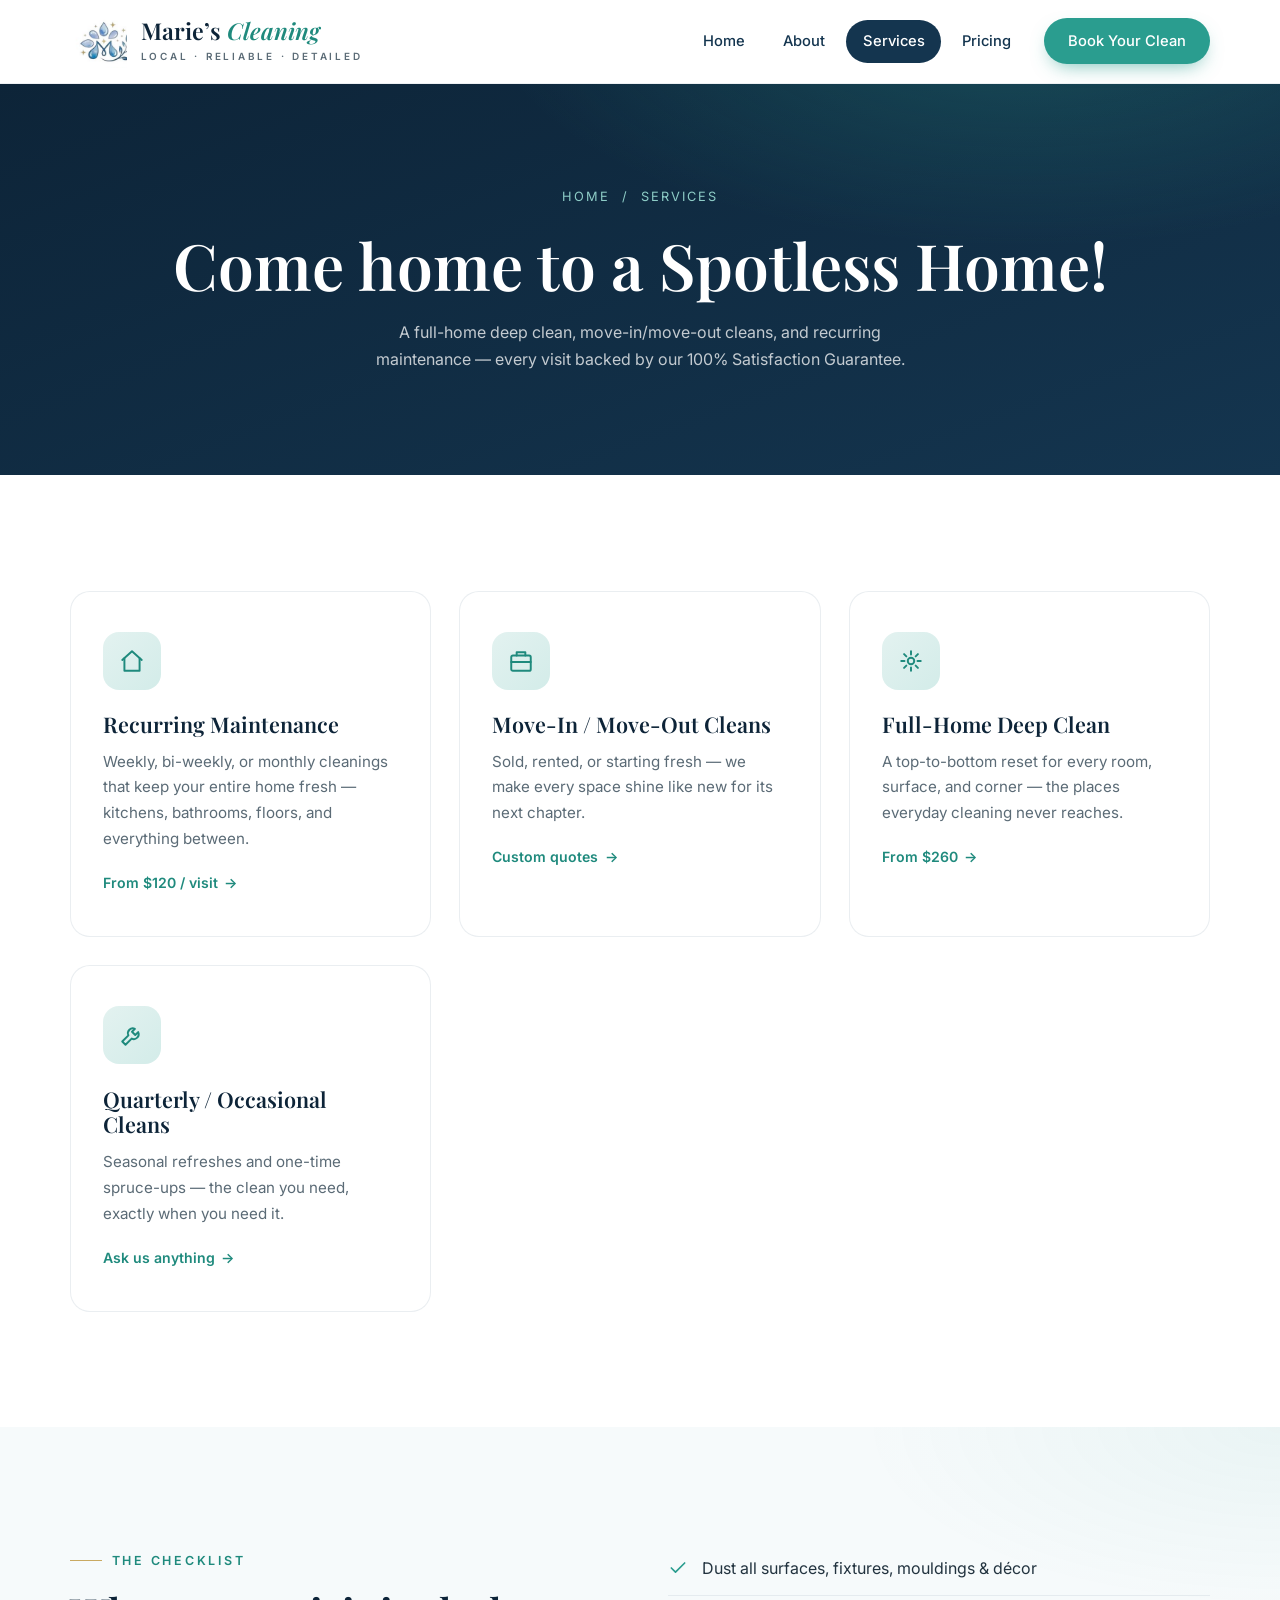
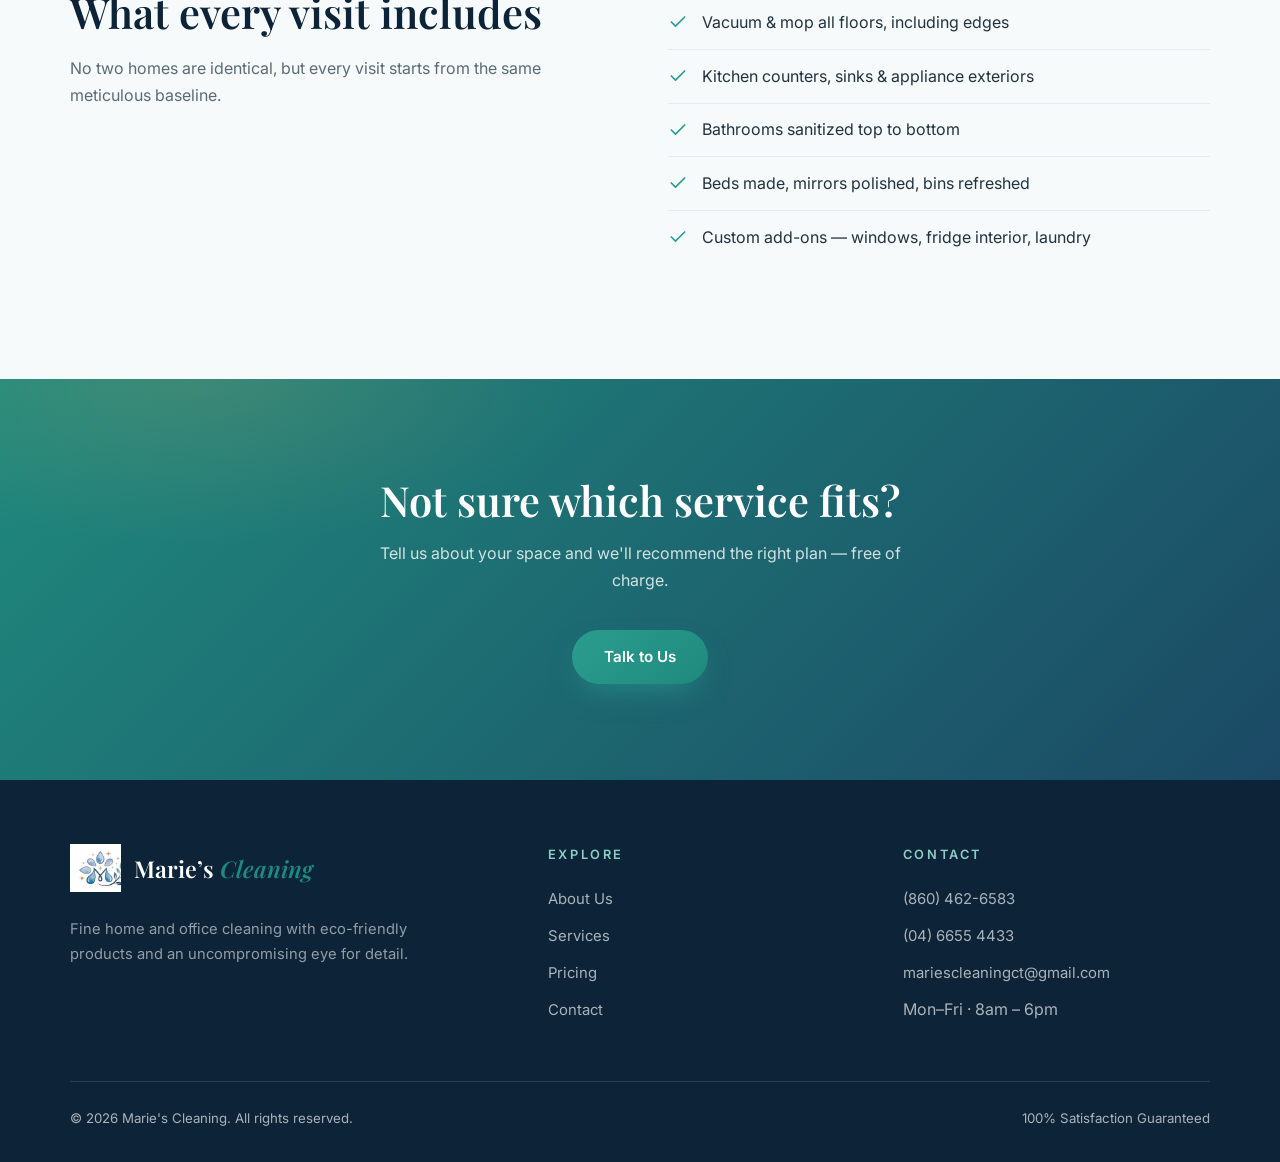
<file: services.html>
<!DOCTYPE html>
<html lang="en">
<head>
<meta charset="UTF-8">
<meta name="viewport" content="width=device-width, initial-scale=1.0">
<meta name="description" content="Residential, office, deep and specialty cleaning services by Marie's Cleaning.">
<title>Services — Marie's Cleaning</title>
<link rel="icon" href="assets/logo-emblem.png">
<link rel="stylesheet" href="css/style.css">
</head>
<body>

<header class="site-header">
  <div class="container header-inner">
    <a class="brand" href="index.html">
      <img src="assets/logo-emblem.png" alt="Marie's Cleaning logo emblem">
      <span>
        <span class="brand-name">Marie’s <em>Cleaning</em></span>
        <span class="brand-tag">Local · Reliable · Detailed</span>
      </span>
    </a>
    <button class="nav-toggle" aria-label="Toggle menu" aria-expanded="false">
      <svg width="26" height="26" viewBox="0 0 24 24" fill="none" stroke="currentColor" stroke-width="2" stroke-linecap="round" aria-hidden="true"><path d="M4 7h16M4 12h16M4 17h16"/></svg>
    </button>
    <nav class="main-nav" aria-label="Main navigation">
      <ul>
        <li><a href="index.html">Home</a></li>
        <li><a href="about.html">About</a></li>
        <li><a href="services.html" class="active">Services</a></li>
        <li><a href="pricing.html">Pricing</a></li>
        <li><a href="contact.html" class="nav-cta">Book Your Clean</a></li>
      </ul>
    </nav>
  </div>
</header>

<section class="page-banner">
  <div class="container">
    <div class="breadcrumb"><a href="index.html">Home</a> &nbsp;/&nbsp; Services</div>
    <h1>Come home to a Spotless Home!</h1>
    <p>A full-home deep clean, move-in/move-out cleans, and recurring maintenance — every visit backed by our 100% Satisfaction Guarantee.</p>
  </div>
</section>

<section class="section">
  <div class="container">
    <div class="cards">
      <article class="card reveal">
        <div class="icon-wrap" aria-hidden="true">
          <svg viewBox="0 0 24 24" fill="none" stroke="currentColor" stroke-width="1.8" stroke-linecap="round" stroke-linejoin="round"><path d="m3 11 9-8 9 8"/><path d="M5 9.5V21h14V9.5"/></svg>
        </div>
        <h3>Recurring Maintenance</h3>
        <p>Weekly, bi-weekly, or monthly cleanings that keep your entire home fresh — kitchens, bathrooms, floors, and everything between.</p>
        <a class="card-link" href="pricing.html">From $120 / visit <span aria-hidden="true">→</span></a>
      </article>
      <article class="card reveal">
        <div class="icon-wrap" aria-hidden="true">
          <svg viewBox="0 0 24 24" fill="none" stroke="currentColor" stroke-width="1.8" stroke-linecap="round" stroke-linejoin="round"><rect x="3" y="7" width="18" height="14" rx="1.5"/><path d="M8 7V4h8v3M3 13h18"/></svg>
        </div>
        <h3>Move-In / Move-Out Cleans</h3>
        <p>Sold, rented, or starting fresh — we make every space shine like new for its next chapter.</p>
        <a class="card-link" href="contact.html">Custom quotes <span aria-hidden="true">→</span></a>
      </article>
      <article class="card reveal">
        <div class="icon-wrap" aria-hidden="true">
          <svg viewBox="0 0 24 24" fill="none" stroke="currentColor" stroke-width="1.8" stroke-linecap="round" stroke-linejoin="round"><path d="M12 3v3M12 18v3M3 12h3M18 12h3M5.6 5.6l2.1 2.1M16.3 16.3l2.1 2.1M18.4 5.6l-2.1 2.1M7.7 16.3l-2.1 2.1"/><circle cx="12" cy="12" r="3"/></svg>
        </div>
        <h3>Full-Home Deep Clean</h3>
        <p>A top-to-bottom reset for every room, surface, and corner — the places everyday cleaning never reaches.</p>
        <a class="card-link" href="pricing.html">From $260 <span aria-hidden="true">→</span></a>
      </article>
      <article class="card reveal">
        <div class="icon-wrap" aria-hidden="true">
          <svg viewBox="0 0 24 24" fill="none" stroke="currentColor" stroke-width="1.8" stroke-linecap="round" stroke-linejoin="round"><path d="M14.7 6.3a4.5 4.5 0 0 0-6 6L3 18l3 3 5.7-5.7a4.5 4.5 0 0 0 6-6L15 12l-3-3z"/></svg>
        </div>
        <h3>Quarterly / Occasional Cleans</h3>
        <p>Seasonal refreshes and one-time spruce-ups — the clean you need, exactly when you need it.</p>
        <a class="card-link" href="contact.html">Ask us anything <span aria-hidden="true">→</span></a>
      </article>
    </div>
  </div>
</section>

<section class="section section-alt">
  <div class="container two-col">
    <div class="reveal">
      <span class="eyebrow">The Checklist</span>
      <h2 style="margin-bottom:1.2rem">What every visit includes</h2>
      <p>No two homes are identical, but every visit starts from the same meticulous baseline.</p>
    </div>
    <ul class="feature-list reveal">
      <li><svg viewBox="0 0 24 24" fill="none" stroke="currentColor" stroke-width="2" stroke-linecap="round" stroke-linejoin="round" aria-hidden="true"><path d="M20 6 9 17l-5-5"/></svg><span>Dust all surfaces, fixtures, mouldings &amp; décor</span></li>
      <li><svg viewBox="0 0 24 24" fill="none" stroke="currentColor" stroke-width="2" stroke-linecap="round" stroke-linejoin="round" aria-hidden="true"><path d="M20 6 9 17l-5-5"/></svg><span>Vacuum &amp; mop all floors, including edges</span></li>
      <li><svg viewBox="0 0 24 24" fill="none" stroke="currentColor" stroke-width="2" stroke-linecap="round" stroke-linejoin="round" aria-hidden="true"><path d="M20 6 9 17l-5-5"/></svg><span>Kitchen counters, sinks &amp; appliance exteriors</span></li>
      <li><svg viewBox="0 0 24 24" fill="none" stroke="currentColor" stroke-width="2" stroke-linecap="round" stroke-linejoin="round" aria-hidden="true"><path d="M20 6 9 17l-5-5"/></svg><span>Bathrooms sanitized top to bottom</span></li>
      <li><svg viewBox="0 0 24 24" fill="none" stroke="currentColor" stroke-width="2" stroke-linecap="round" stroke-linejoin="round" aria-hidden="true"><path d="M20 6 9 17l-5-5"/></svg><span>Beds made, mirrors polished, bins refreshed</span></li>
      <li><svg viewBox="0 0 24 24" fill="none" stroke="currentColor" stroke-width="2" stroke-linecap="round" stroke-linejoin="round" aria-hidden="true"><path d="M20 6 9 17l-5-5"/></svg><span>Custom add-ons — windows, fridge interior, laundry</span></li>
    </ul>
  </div>
</section>

<section class="cta-band">
  <div class="container reveal">
    <h2>Not sure which service fits?</h2>
    <p>Tell us about your space and we'll recommend the right plan — free of charge.</p>
    <a class="btn btn-primary" href="contact.html">Talk to Us</a>
  </div>
</section>

<footer class="site-footer">
  <div class="container">
    <div class="footer-grid">
      <div>
        <a class="brand" href="index.html">
          <img src="assets/logo-emblem.png" alt="Marie's Cleaning logo emblem">
          <span class="brand-name" style="color:var(--white)">Marie’s <em>Cleaning</em></span>
        </a>
        <p>Fine home and office cleaning with eco-friendly products and an uncompromising eye for detail.</p>
      </div>
      <div>
        <h4>Explore</h4>
        <ul>
          <li><a href="about.html">About Us</a></li>
          <li><a href="services.html">Services</a></li>
          <li><a href="pricing.html">Pricing</a></li>
          <li><a href="contact.html">Contact</a></li>
        </ul>
      </div>
      <div>
        <h4>Contact</h4>
        <ul>
          <li><a href="tel:+18604626583">(860) 462-6583</a></li>
          <li><a href="tel:+610466554433">(04) 6655 4433</a></li>
          <li><a href="mailto:mariescleaningct@gmail.com">mariescleaningct@gmail.com</a></li>
          <li>Mon–Fri · 8am – 6pm</li>
        </ul>
      </div>
    </div>
    <div class="footer-bottom">
      <span>&copy; 2026 Marie's Cleaning. All rights reserved.</span>
      <span>100% Satisfaction Guaranteed</span>
    </div>
  </div>
</footer>

<script src="js/main.js"></script>
</body>
</html>
</file>
<file: css/style.css>
/* ============================================================
   Marie's Cleaning — Premium Design System
   Fonts: Playfair Display (headings) + Inter (body)
   Palette: deep navy · teal · soft mist · gold accent
   ============================================================ */
@import url('https://fonts.googleapis.com/css2?family=Inter:wght@300;400;500;600;700&family=Playfair+Display:ital,wght@0,400;0,500;0,600;0,700;1,400&display=swap');

:root {
  /* Brand */
  --navy-900: #0d2438;
  --navy-800: #14354f;
  --navy-700: #1b4965;
  --teal-600: #1f8a7d;
  --teal-500: #2a9d8f;
  --teal-300: #8ecdc7;
  --teal-100: #e3f2f0;
  --mist:    #f6fafb;
  --gold:    #c9a961;
  --ink:     #22333f;
  --ink-soft:#5b6b76;
  --white:   #ffffff;

  /* Type */
  --font-display: 'Playfair Display', Georgia, serif;
  --font-body: 'Inter', 'Segoe UI', sans-serif;

  /* Space & shape */
  --radius-lg: 20px;
  --radius-md: 14px;
  --radius-pill: 999px;
  --section-y: clamp(4rem, 9vw, 7.5rem);

  /* Shadows */
  --shadow-soft: 0 10px 40px -12px rgba(13, 36, 56, 0.14);
  --shadow-lift: 0 24px 60px -16px rgba(13, 36, 56, 0.22);

  --ease-out: cubic-bezier(0.22, 1, 0.36, 1);
}

* { margin: 0; padding: 0; box-sizing: border-box; }

html { scroll-behavior: smooth; }

body {
  font-family: var(--font-body);
  font-size: 16px;
  line-height: 1.7;
  color: var(--ink);
  background: var(--white);
  -webkit-font-smoothing: antialiased;
}

h1, h2, h3, .display {
  font-family: var(--font-display);
  color: var(--navy-900);
  line-height: 1.18;
  font-weight: 600;
}

h1 { font-size: clamp(2.4rem, 5.5vw, 4rem); }
h2 { font-size: clamp(1.8rem, 3.6vw, 2.6rem); }
h3 { font-size: 1.35rem; }

p  { color: var(--ink-soft); }

a  { color: var(--teal-600); }

img { max-width: 100%; }

.container {
  width: min(1140px, 92%);
  margin-inline: auto;
}

/* Eyebrow label */
.eyebrow {
  display: inline-flex;
  align-items: center;
  gap: 0.6rem;
  font-size: 0.78rem;
  font-weight: 600;
  letter-spacing: 0.22em;
  text-transform: uppercase;
  color: var(--teal-600);
  margin-bottom: 1rem;
}
.eyebrow::before {
  content: "";
  width: 32px; height: 1.5px;
  background: var(--gold);
}

/* ---------- Header ---------- */
.site-header {
  position: sticky;
  top: 0;
  z-index: 50;
  background: rgba(255, 255, 255, 0.88);
  backdrop-filter: blur(14px);
  -webkit-backdrop-filter: blur(14px);
  border-bottom: 1px solid rgba(27, 73, 101, 0.08);
  transition: box-shadow 0.3s var(--ease-out);
}
.site-header.scrolled { box-shadow: var(--shadow-soft); }

.header-inner {
  display: flex;
  align-items: center;
  justify-content: space-between;
  gap: 1.5rem;
  padding: 0.9rem 0;
}

.brand { display: inline-flex; align-items: center; gap: 0.85rem; text-decoration: none; }
.brand img { height: 54px; width: auto; }
.brand-name {
  font-family: var(--font-display);
  font-size: 1.45rem;
  font-weight: 600;
  color: var(--navy-900);
  line-height: 1.1;
}
.brand-name em { font-style: italic; color: var(--teal-600); }
.brand-tag {
  display: block;
  font-family: var(--font-body);
  font-size: 0.62rem;
  font-weight: 600;
  letter-spacing: 0.28em;
  text-transform: uppercase;
  color: var(--ink-soft);
}

.main-nav ul { list-style: none; display: flex; gap: 0.25rem; align-items: center; }
.main-nav a {
  display: block;
  padding: 0.55rem 1.05rem;
  font-size: 0.92rem;
  font-weight: 500;
  color: var(--navy-800);
  text-decoration: none;
  border-radius: var(--radius-pill);
  transition: background 0.25s var(--ease-out), color 0.25s var(--ease-out);
}
.main-nav a:hover { background: var(--teal-100); color: var(--navy-900); }
.main-nav a.active { background: var(--navy-800); color: var(--white); }

.nav-cta {
  margin-left: 0.75rem;
  padding: 0.65rem 1.5rem !important;
  background: var(--teal-500) !important;
  color: var(--white) !important;
  box-shadow: 0 8px 20px -8px rgba(42, 157, 143, 0.7);
}
.nav-cta:hover { background: var(--teal-600) !important; }

.nav-toggle {
  display: none;
  background: none;
  border: none;
  cursor: pointer;
  padding: 0.5rem;
}
.nav-toggle svg { display: block; }

/* ---------- Hero ---------- */
.hero {
  position: relative;
  overflow: hidden;
  background:
    radial-gradient(1100px 500px at 85% -10%, rgba(42, 157, 143, 0.28), transparent 60%),
    radial-gradient(800px 500px at -10% 110%, rgba(201, 169, 97, 0.14), transparent 55%),
    linear-gradient(160deg, var(--navy-900) 0%, var(--navy-800) 55%, #1d5a75 100%);
  color: var(--white);
  padding: clamp(5rem, 11vw, 9rem) 0 clamp(5rem, 10vw, 8rem);
}
.hero::after {
  /* subtle sparkle texture */
  content: "";
  position: absolute; inset: 0;
  background-image: radial-gradient(rgba(255,255,255,0.16) 1px, transparent 1.4px);
  background-size: 26px 26px;
  opacity: 0.35;
  pointer-events: none;
  mask-image: linear-gradient(200deg, rgba(0,0,0,.8), transparent 70%);
  -webkit-mask-image: linear-gradient(200deg, rgba(0,0,0,.8), transparent 70%);
}
.hero .container { position: relative; z-index: 1; }

.hero-grid {
  display: grid;
  grid-template-columns: 1.15fr 0.85fr;
  gap: 4rem;
  align-items: center;
}

.hero h1 { color: var(--white); margin-bottom: 1.4rem; }
.hero h1 em { font-style: italic; color: var(--teal-300); }
.hero .lead {
  font-size: 1.15rem;
  font-weight: 300;
  color: rgba(255, 255, 255, 0.85);
  max-width: 34rem;
  margin-bottom: 2.4rem;
}
.hero .eyebrow { color: var(--teal-300); }

.hero-actions { display: flex; gap: 1rem; flex-wrap: wrap; }

.hero-trust {
  display: flex;
  gap: 2.5rem;
  margin-top: 3rem;
  flex-wrap: wrap;
}
.hero-trust .num {
  font-family: var(--font-display);
  font-size: 2rem;
  font-weight: 600;
  color: var(--white);
  line-height: 1;
}
.hero-trust .lbl {
  font-size: 0.78rem;
  letter-spacing: 0.12em;
  text-transform: uppercase;
  color: rgba(255, 255, 255, 0.65);
  margin-top: 0.35rem;
}

/* Hero card */
.hero-card {
  background: rgba(255, 255, 255, 0.07);
  border: 1px solid rgba(255, 255, 255, 0.16);
  border-radius: var(--radius-lg);
  backdrop-filter: blur(10px);
  -webkit-backdrop-filter: blur(10px);
  padding: 2.4rem;
  box-shadow: var(--shadow-lift);
}
.hero-card .quote-mark {
  font-family: var(--font-display);
  font-size: 3.4rem;
  line-height: 0.6;
  color: var(--gold);
  display: block;
  margin-bottom: 1.1rem;
}
.hero-card blockquote {
  font-family: var(--font-display);
  font-style: italic;
  font-size: 1.22rem;
  color: rgba(255, 255, 255, 0.94);
  line-height: 1.6;
}
.hero-card cite {
  display: block;
  margin-top: 1.4rem;
  font-style: normal;
  font-size: 0.85rem;
  letter-spacing: 0.06em;
  color: var(--teal-300);
}
.stars { color: var(--gold); letter-spacing: 0.2em; margin-bottom: 0.9rem; font-size: 0.95rem; }

/* ---------- Buttons ---------- */
.btn {
  display: inline-flex;
  align-items: center;
  gap: 0.6rem;
  padding: 0.9rem 2rem;
  border-radius: var(--radius-pill);
  font-family: var(--font-body);
  font-size: 0.95rem;
  font-weight: 600;
  text-decoration: none;
  border: none;
  cursor: pointer;
  transition: transform 0.25s var(--ease-out), box-shadow 0.25s var(--ease-out), background 0.25s;
}
.btn:hover  { transform: translateY(-2px); }
.btn:active { transform: translateY(0); }
.btn:focus-visible, a:focus-visible, input:focus-visible, textarea:focus-visible, select:focus-visible, button:focus-visible {
  outline: 3px solid var(--gold);
  outline-offset: 2px;
}

.btn-primary {
  background: linear-gradient(135deg, var(--teal-500), var(--teal-600));
  color: var(--white);
  box-shadow: 0 14px 30px -10px rgba(42, 157, 143, 0.65);
}
.btn-primary:hover { box-shadow: 0 20px 40px -12px rgba(42, 157, 143, 0.75); }

.btn-ghost {
  background: transparent;
  color: var(--white);
  border: 1.5px solid rgba(255, 255, 255, 0.45);
}
.btn-ghost:hover { border-color: var(--white); background: rgba(255,255,255,0.08); }

.btn-dark {
  background: var(--navy-800);
  color: var(--white);
  box-shadow: var(--shadow-soft);
}

/* ---------- Sections ---------- */
.section { padding-block: var(--section-y); }
.section-head { text-align: center; max-width: 40rem; margin: 0 auto 3.5rem; }
.section-head p { margin-top: 1rem; font-size: 1.05rem; }
.section-alt { background:
  radial-gradient(700px 300px at 100% 0%, rgba(42,157,143,0.06), transparent 60%),
  var(--mist); }
.section-dark {
  background: linear-gradient(160deg, var(--navy-900), var(--navy-800));
  color: var(--white);
}
.section-dark h2, .section-dark h3 { color: var(--white); }
.section-dark p { color: rgba(255,255,255,0.72); }

/* ---------- Cards ---------- */
.cards {
  display: grid;
  grid-template-columns: repeat(auto-fit, minmax(270px, 1fr));
  gap: 1.75rem;
}
.card {
  background: var(--white);
  border: 1px solid rgba(27, 73, 101, 0.09);
  border-radius: var(--radius-lg);
  padding: 2.5rem 2rem;
  transition: transform 0.35s var(--ease-out), box-shadow 0.35s var(--ease-out), border-color 0.35s;
}
.card:hover {
  transform: translateY(-6px);
  box-shadow: var(--shadow-lift);
  border-color: rgba(42, 157, 143, 0.35);
}
.card .icon-wrap {
  width: 58px; height: 58px;
  display: grid; place-items: center;
  border-radius: 16px;
  background: linear-gradient(135deg, var(--teal-100), #d3ece9);
  color: var(--teal-600);
  margin-bottom: 1.4rem;
}
.card .icon-wrap svg { width: 26px; height: 26px; }
.card h3 { margin-bottom: 0.7rem; }
.card p { font-size: 0.95rem; }

.card-link {
  display: inline-flex;
  align-items: center;
  gap: 0.4rem;
  margin-top: 1.2rem;
  font-size: 0.88rem;
  font-weight: 600;
  color: var(--teal-600);
  text-decoration: none;
}
.card-link:hover { color: var(--navy-900); }

/* ---------- Steps ---------- */
.steps {
  counter-reset: step;
  display: grid;
  grid-template-columns: repeat(auto-fit, minmax(230px, 1fr));
  gap: 2.5rem;
}
.step { position: relative; padding-top: 1.2rem; }
.step::before {
  counter-increment: step;
  content: "0" counter(step);
  font-family: var(--font-display);
  font-size: 2.8rem;
  font-weight: 600;
  color: transparent;
  -webkit-text-stroke: 1.2px var(--teal-500);
  display: block;
  line-height: 1;
  margin-bottom: 1rem;
}
.step h3 { font-size: 1.15rem; margin-bottom: 0.5rem; }
.step p { font-size: 0.93rem; }

/* ---------- Testimonials ---------- */
.testimonials {
  display: grid;
  grid-template-columns: repeat(auto-fit, minmax(280px, 1fr));
  gap: 1.75rem;
}
.testimonial {
  background: rgba(255, 255, 255, 0.06);
  border: 1px solid rgba(255, 255, 255, 0.14);
  border-radius: var(--radius-lg);
  padding: 2.2rem;
  backdrop-filter: blur(8px);
}
.testimonial blockquote {
  font-family: var(--font-display);
  font-style: italic;
  font-size: 1.08rem;
  color: rgba(255, 255, 255, 0.92);
  line-height: 1.65;
}
.testimonial cite {
  display: block;
  margin-top: 1.3rem;
  font-style: normal;
  font-size: 0.85rem;
  color: var(--teal-300);
}

/* ---------- Page banner (subpages) ---------- */
.page-banner {
  position: relative;
  overflow: hidden;
  background:
    radial-gradient(900px 400px at 80% -20%, rgba(42, 157, 143, 0.3), transparent 60%),
    linear-gradient(160deg, var(--navy-900), var(--navy-800));
  color: var(--white);
  text-align: center;
  padding: clamp(4rem, 8vw, 6.5rem) 0;
}
.page-banner h1 { color: var(--white); }
.page-banner p {
  color: rgba(255, 255, 255, 0.75);
  max-width: 36rem;
  margin: 1rem auto 0;
}
.breadcrumb {
  font-size: 0.8rem;
  letter-spacing: 0.16em;
  text-transform: uppercase;
  color: var(--teal-300);
  margin-bottom: 1.2rem;
}
.breadcrumb a { color: var(--teal-300); text-decoration: none; }
.breadcrumb a:hover { color: var(--white); }

/* ---------- Two-column content ---------- */
.two-col {
  display: grid;
  grid-template-columns: repeat(auto-fit, minmax(300px, 1fr));
  gap: 3.5rem;
  align-items: start;
}

/* ---------- Feature list ---------- */
.feature-list { list-style: none; }
.feature-list li {
  display: flex;
  gap: 0.9rem;
  padding: 0.8rem 0;
  border-bottom: 1px solid rgba(27, 73, 101, 0.08);
  color: var(--ink);
}
.feature-list li:last-child { border-bottom: none; }
.feature-list svg {
  flex-shrink: 0;
  width: 20px; height: 20px;
  margin-top: 0.2rem;
  color: var(--teal-500);
}

/* ---------- Pricing ---------- */
.pricing {
  display: grid;
  grid-template-columns: repeat(auto-fit, minmax(280px, 1fr));
  gap: 1.75rem;
  align-items: stretch;
}
.price-card {
  position: relative;
  background: var(--white);
  border: 1px solid rgba(27, 73, 101, 0.1);
  border-radius: var(--radius-lg);
  padding: 2.6rem 2.2rem;
  display: flex;
  flex-direction: column;
  transition: transform 0.35s var(--ease-out), box-shadow 0.35s var(--ease-out);
}
.price-card:hover { transform: translateY(-6px); box-shadow: var(--shadow-lift); }
.price-card.featured {
  border: 2px solid var(--teal-500);
  box-shadow: var(--shadow-lift);
}
.price-badge {
  position: absolute;
  top: -14px; left: 50%;
  transform: translateX(-50%);
  background: linear-gradient(135deg, var(--teal-500), var(--teal-600));
  color: var(--white);
  font-size: 0.72rem;
  font-weight: 600;
  letter-spacing: 0.14em;
  text-transform: uppercase;
  padding: 0.35rem 1.1rem;
  border-radius: var(--radius-pill);
}
.price-card .price {
  font-family: var(--font-display);
  font-size: 2.8rem;
  font-weight: 600;
  color: var(--navy-900);
  margin: 0.6rem 0 0.2rem;
}
.price-card .per { font-size: 0.85rem; color: var(--ink-soft); margin-bottom: 1.5rem; }
.price-card ul { list-style: none; margin-bottom: 2rem; flex: 1; }
.price-card li {
  display: flex; gap: 0.7rem;
  padding: 0.55rem 0;
  font-size: 0.93rem;
  color: var(--ink);
}
.price-card li svg { width: 18px; height: 18px; color: var(--teal-500); flex-shrink: 0; margin-top: 0.2rem; }

/* ---------- Form ---------- */
.form-card {
  background: var(--white);
  border: 1px solid rgba(27, 73, 101, 0.1);
  border-radius: var(--radius-lg);
  padding: 2.8rem;
  box-shadow: var(--shadow-soft);
}
label {
  display: block;
  font-size: 0.85rem;
  font-weight: 600;
  color: var(--navy-800);
  margin: 1.3rem 0 0.4rem;
}
label:first-child { margin-top: 0; }
input, textarea, select {
  width: 100%;
  padding: 0.85rem 1.1rem;
  font: inherit;
  color: var(--ink);
  background: var(--mist);
  border: 1.5px solid transparent;
  border-radius: var(--radius-md);
  transition: border-color 0.25s, background 0.25s, box-shadow 0.25s;
}
input:focus, textarea:focus, select:focus {
  outline: none;
  background: var(--white);
  border-color: var(--teal-500);
  box-shadow: 0 0 0 4px rgba(42, 157, 143, 0.15);
}
textarea { resize: vertical; }
button[type="submit"] { margin-top: 1.8rem; width: 100%; justify-content: center; }

/* Contact info tiles */
.contact-tile {
  display: flex;
  gap: 1.1rem;
  align-items: flex-start;
  padding: 1.4rem 0;
  border-bottom: 1px solid rgba(27, 73, 101, 0.08);
}
.contact-tile:last-child { border-bottom: none; }
.contact-tile .icon-wrap {
  width: 48px; height: 48px;
  flex-shrink: 0;
  display: grid; place-items: center;
  border-radius: 12px;
  background: var(--teal-100);
  color: var(--teal-600);
}
.contact-tile .icon-wrap svg { width: 22px; height: 22px; }
.contact-tile strong { display: block; color: var(--navy-900); font-size: 0.95rem; }
.contact-tile span { font-size: 0.93rem; color: var(--ink-soft); }

/* ---------- CTA band ---------- */
.cta-band {
  text-align: center;
  background:
    radial-gradient(700px 300px at 15% 0%, rgba(201, 169, 97, 0.18), transparent 55%),
    linear-gradient(135deg, var(--teal-600), var(--navy-700));
  color: var(--white);
  padding-block: clamp(4rem, 8vw, 6rem);
}
.cta-band h2 { color: var(--white); }
.cta-band p { color: rgba(255, 255, 255, 0.8); max-width: 34rem; margin: 1rem auto 2.2rem; }

/* ---------- Footer ---------- */
.site-footer {
  background: var(--navy-900);
  color: rgba(255, 255, 255, 0.65);
  padding: 4rem 0 2rem;
}
.footer-grid {
  display: grid;
  grid-template-columns: 1.4fr 1fr 1fr;
  gap: 3rem;
  margin-bottom: 3rem;
}
.footer-grid .brand img { height: 48px; }
.footer-grid .brand-name { color: var(--white); }
.footer-grid p { color: rgba(255, 255, 255, 0.55); font-size: 0.92rem; margin-top: 1rem; max-width: 22rem; }
.footer-grid h4 {
  font-family: var(--font-body);
  font-size: 0.8rem;
  font-weight: 600;
  letter-spacing: 0.2em;
  text-transform: uppercase;
  color: var(--teal-300);
  margin-bottom: 1.2rem;
}
.footer-grid ul { list-style: none; }
.footer-grid li { margin-bottom: 0.6rem; }
.footer-grid a { color: rgba(255, 255, 255, 0.65); text-decoration: none; font-size: 0.93rem; transition: color 0.2s; }
.footer-grid a:hover { color: var(--white); }
.footer-bottom {
  border-top: 1px solid rgba(255, 255, 255, 0.12);
  padding-top: 1.6rem;
  display: flex;
  justify-content: space-between;
  gap: 1rem;
  flex-wrap: wrap;
  font-size: 0.83rem;
}

/* ---------- Image-topped service cards ---------- */
.img-cards {
  display: grid;
  grid-template-columns: repeat(auto-fit, minmax(250px, 1fr));
  gap: 1.75rem;
}
.img-card {
  background: var(--white);
  border: 1px solid rgba(27, 73, 101, 0.1);
  border-radius: var(--radius-lg);
  overflow: hidden;
  text-decoration: none;
  display: flex;
  flex-direction: column;
  transition: transform 0.35s var(--ease-out), box-shadow 0.35s var(--ease-out);
}
.img-card:hover { transform: translateY(-6px); box-shadow: var(--shadow-lift); }
.img-card figure { position: relative; margin: 0; overflow: hidden; }
.img-card img {
  display: block;
  width: 100%;
  height: 190px;
  object-fit: cover;
  transition: transform 0.6s var(--ease-out);
}
.img-card:hover img { transform: scale(1.06); }
.img-card .badge {
  position: absolute;
  left: 14px; bottom: 14px;
  background: rgba(13, 36, 56, 0.82);
  color: var(--white);
  font-size: 0.72rem;
  font-weight: 600;
  letter-spacing: 0.14em;
  text-transform: uppercase;
  padding: 0.35rem 0.9rem;
  border-radius: var(--radius-pill);
}
.img-card .body { padding: 1.5rem 1.6rem 1.8rem; flex: 1; }
.img-card h3 { margin-bottom: 0.5rem; }
.img-card p  { font-size: 0.92rem; }
.img-card .more {
  margin-top: auto;
  display: inline-flex;
  gap: 0.4rem;
  font-size: 0.87rem;
  font-weight: 600;
  color: var(--teal-600);
}

/* ---------- Full-width background band (Star Express style) ---------- */
.bg-band {
  position: relative;
  min-height: 78vh;
  display: grid;
  place-items: center;
  text-align: center;
  overflow: hidden;
  isolation: isolate;
}
.bg-band .bg {
  position: absolute;
  inset: 0;
  z-index: -2;
  background-size: cover;
  background-position: center;
}
.bg-band .overlay {
  position: absolute;
  inset: 0;
  z-index: -1;
  background: linear-gradient(180deg, rgba(13, 36, 56, 0.72), rgba(13, 36, 56, 0.45) 50%, rgba(13, 36, 56, 0.72));
}
.bg-band .inner {
  max-width: 46rem;
  padding: 4rem 6%;
  color: var(--white);
}
.bg-band h2 {
  color: var(--white);
  font-size: clamp(2.2rem, 5vw, 3.6rem);
  margin-bottom: 1.4rem;
}
.bg-band h2 em { font-style: italic; color: var(--teal-300); }
.bg-band p {
  color: rgba(255, 255, 255, 0.88);
  font-size: 1.1rem;
  font-weight: 300;
  margin-bottom: 0.9rem;
}
.bg-band .btn { margin-top: 1.4rem; }
@media (min-width: 861px) {
  .bg-band .bg { background-attachment: fixed; }
}

/* ---------- Photo feature ("we do it like no other") ---------- */
.photo-feature {
  display: grid;
  grid-template-columns: 1fr 1fr;
  gap: 4rem;
  align-items: center;
}
.photo-feature .frame {
  position: relative;
}
.photo-feature .frame img {
  width: 100%;
  height: 100%;
  max-height: 520px;
  object-fit: cover;
  border-radius: var(--radius-lg);
  box-shadow: var(--shadow-lift);
  display: block;
}
.photo-feature .frame::before {
  content: "";
  position: absolute;
  inset: 18px -18px -18px 18px;
  border: 2px solid var(--gold);
  border-radius: var(--radius-lg);
  z-index: -1;
}
.photo-feature .feature-points { margin-top: 1.6rem; }

@media (max-width: 860px) {
  .photo-feature { grid-template-columns: 1fr; gap: 2.5rem; }
  .photo-feature .frame { margin: 0 18px 18px 0; }
}

/* ---------- Before / After ---------- */
.ba-grid {
  display: grid;
  grid-template-columns: repeat(auto-fit, minmax(300px, 1fr));
  gap: 1.75rem;
}
.ba-card {
  background: var(--white);
  border: 1px solid rgba(27, 73, 101, 0.1);
  border-radius: var(--radius-lg);
  overflow: hidden;
  box-shadow: var(--shadow-soft);
  transition: transform 0.35s var(--ease-out), box-shadow 0.35s var(--ease-out);
}
.ba-card:hover { transform: translateY(-5px); box-shadow: var(--shadow-lift); }
.ba-pair {
  display: grid;
  grid-template-columns: 1fr 1fr;
  position: relative;
}
.ba-pair img {
  display: block;
  width: 100%;
  height: 210px;
  object-fit: cover;
}
.ba-pair .before { filter: sepia(0.45) saturate(0.65) brightness(0.72) contrast(1.05); }
.ba-pair .divider {
  position: absolute;
  top: 0; bottom: 0; left: 50%;
  width: 3px;
  transform: translateX(-50%);
  background: var(--gold);
}
.ba-tag {
  position: absolute;
  top: 12px;
  font-size: 0.72rem;
  font-weight: 700;
  letter-spacing: 0.14em;
  text-transform: uppercase;
  padding: 0.3rem 0.8rem;
  border-radius: var(--radius-pill);
  z-index: 1;
}
.ba-tag.before-tag { left: 12px;  background: rgba(13, 36, 56, 0.75); color: var(--white); }
.ba-tag.after-tag  { right: 12px; background: var(--teal-500); color: var(--white); }
.ba-caption { padding: 1.2rem 1.5rem 1.4rem; }
.ba-caption h3 { font-size: 1.1rem; margin-bottom: 0.3rem; }
.ba-caption p  { font-size: 0.9rem; }

/* ---------- Offer strip ---------- */
.offer-strip {
  background: linear-gradient(90deg, #b08e45, var(--gold), #b08e45);
  color: var(--navy-900);
  text-align: center;
  padding: 0.95rem 4%;
  font-size: 0.95rem;
  font-weight: 600;
}
.offer-strip a { color: var(--navy-900); text-decoration: underline; text-underline-offset: 3px; }
.offer-strip strong { font-weight: 700; }

/* Reveal animation */
.reveal {
  opacity: 0;
  transform: translateY(28px);
  transition: opacity 0.8s var(--ease-out), transform 0.8s var(--ease-out);
}
.reveal.visible { opacity: 1; transform: none; }

@media (prefers-reduced-motion: reduce) {
  html { scroll-behavior: auto; }
  .reveal { opacity: 1; transform: none; transition: none; }
  .btn, .card, .price-card { transition: none; }
}

/* ---------- Responsive ---------- */
@media (max-width: 900px) {
  .hero-grid { grid-template-columns: 1fr; gap: 3rem; }
  .hero-card { max-width: 30rem; }
}

@media (max-width: 760px) {
  .nav-toggle { display: block; }
  .main-nav {
    position: absolute;
    top: 100%; left: 0; right: 0;
    background: var(--white);
    border-bottom: 1px solid rgba(27, 73, 101, 0.1);
    box-shadow: var(--shadow-soft);
    max-height: 0;
    overflow: hidden;
    transition: max-height 0.4s var(--ease-out);
  }
  .main-nav.open { max-height: 420px; }
  .main-nav ul { flex-direction: column; align-items: stretch; padding: 1rem 4%; gap: 0.2rem; }
  .main-nav a { text-align: center; }
  .nav-cta { margin-left: 0; text-align: center; }
  .footer-grid { grid-template-columns: 1fr; gap: 2.2rem; }
  .form-card { padding: 1.8rem 1.4rem; }
}
</file>
